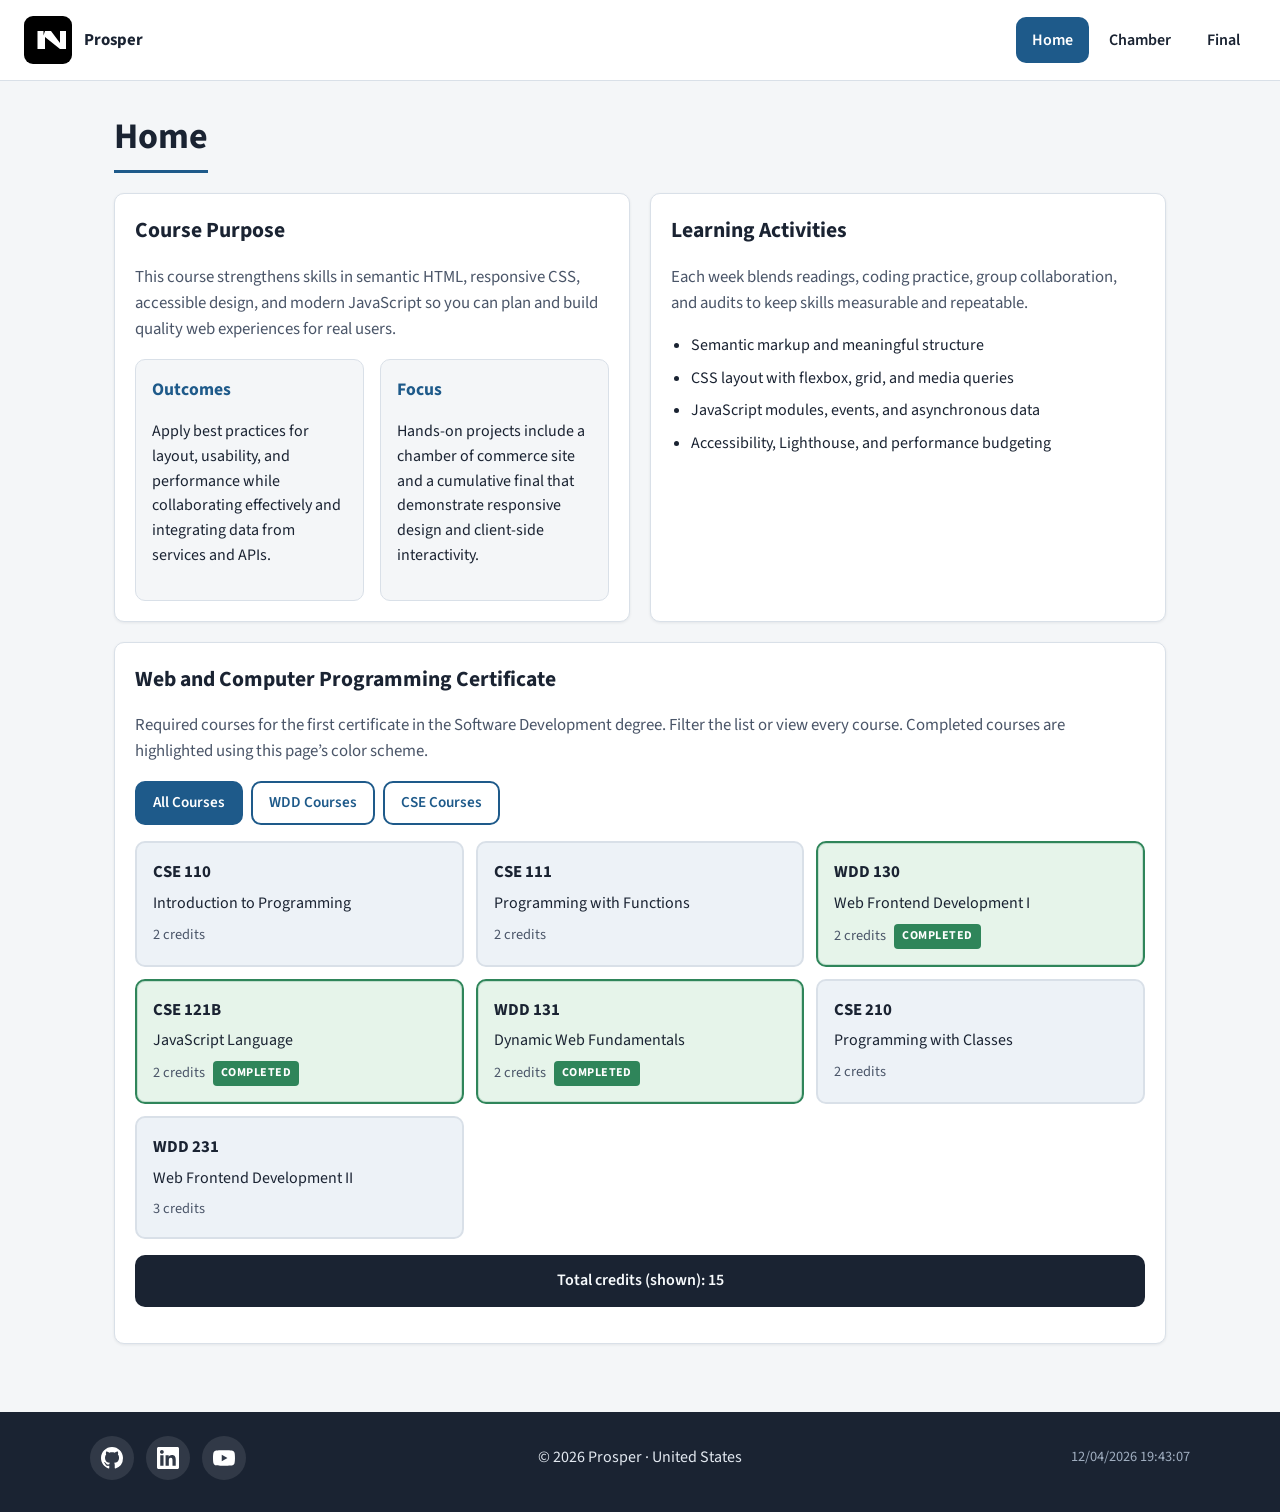
<file: index.html>
<!DOCTYPE html>
<html lang="en-US">
  <head>
    <meta charset="UTF-8" />
    <meta name="viewport" content="width=device-width, initial-scale=1.0" />
    <title>WDD 231 | Course Home</title>
    <meta
      name="description"
      content="WDD 231 Web Frontend Development II course home page: learning outcomes, activities, and Web and Computer Programming certificate courses."
    />
    <meta name="author" content="Prosper" />
    <link rel="icon" href="images/logo.svg" type="image/svg+xml" />
    <link rel="preconnect" href="https://fonts.googleapis.com" />
    <link rel="preconnect" href="https://fonts.gstatic.com" crossorigin />
    <link
      href="https://fonts.googleapis.com/css2?family=Source+Sans+3:ital,wght@0,400;0,600;0,700;1,400&display=swap"
      rel="stylesheet"
    />
    <link rel="stylesheet" href="styles/normalize.css" />
    <link rel="stylesheet" href="styles/small.css" />
    <link rel="stylesheet" href="styles/larger.css" />
    <script src="scripts/navigation.js" defer></script>
    <script src="scripts/date.js" defer></script>
    <script src="scripts/course.js" defer></script>
  </head>
  <body>
    <header class="site-header">
      <div class="branding">
        <img
          class="logo"
          src="images/logo.svg"
          width="48"
          height="48"
          alt="WDD 231 course logo mark"
        />
        <span class="site-name">Prosper</span>
      </div>
      <button
        type="button"
        id="menu"
        aria-controls="primary-nav"
        aria-expanded="false"
        aria-label="Toggle navigation menu"
      >
        <span class="sr-only">Menu</span>
        <span class="icon-bar" aria-hidden="true"></span>
      </button>
      <nav
        id="primary-nav"
        class="site-nav"
        aria-label="Main navigation"
        aria-hidden="true"
      >
        <ul>
          <li class="current"><a href="index.html">Home</a></li>
          <li><a href="chamber/index.html">Chamber</a></li>
          <li><a href="final/index.html">Final</a></li>
        </ul>
      </nav>
    </header>

    <main>
      <h1>Home</h1>

      <div class="top-sections">
        <section class="purpose" aria-labelledby="purpose-heading">
          <h2 id="purpose-heading">Course Purpose</h2>
          <p class="lead">
            This course strengthens skills in semantic HTML, responsive CSS,
            accessible design, and modern JavaScript so you can plan and build
            quality web experiences for real users.
          </p>
          <div class="purpose-grid">
            <article class="purpose-card">
              <h3>Outcomes</h3>
              <p>
                Apply best practices for layout, usability, and performance
                while collaborating effectively and integrating data from
                services and APIs.
              </p>
            </article>
            <article class="purpose-card">
              <h3>Focus</h3>
              <p>
                Hands-on projects include a chamber of commerce site and a
                cumulative final that demonstrate responsive design and
                client-side interactivity.
              </p>
            </article>
          </div>
        </section>

        <section class="activities" aria-labelledby="activities-heading">
          <h2 id="activities-heading">Learning Activities</h2>
          <p class="lead">
            Each week blends readings, coding practice, group collaboration,
            and audits to keep skills measurable and repeatable.
          </p>
          <ul class="activity-list">
            <li>Semantic markup and meaningful structure</li>
            <li>CSS layout with flexbox, grid, and media queries</li>
            <li>JavaScript modules, events, and asynchronous data</li>
            <li>Accessibility, Lighthouse, and performance budgeting</li>
          </ul>
        </section>
      </div>

      <section
        class="certificate"
        aria-labelledby="certificate-heading"
      >
        <h2 id="certificate-heading">
          Web and Computer Programming Certificate
        </h2>
        <p class="lead">
          Required courses for the first certificate in the Software
          Development degree. Filter the list or view every course. Completed
          courses are highlighted using this page’s color scheme.
        </p>
        <div class="course-filters" role="group" aria-label="Course filters">
          <button type="button" class="active" data-filter="all">
            All Courses
          </button>
          <button type="button" data-filter="wdd">WDD Courses</button>
          <button type="button" data-filter="cse">CSE Courses</button>
        </div>
        <ul class="courses-grid" id="courses-list"></ul>
        <p class="credits-total" id="credits-total"></p>
      </section>
    </main>

    <footer class="site-footer">
      <div class="footer-inner">
        <div class="footer-social">
          <a
            href="https://github.com/"
            target="_blank"
            rel="noopener noreferrer"
            aria-label="GitHub profile"
          >
            <svg viewBox="0 0 24 24" aria-hidden="true" focusable="false">
              <path
                d="M12 0C5.37 0 0 5.37 0 12c0 5.31 3.435 9.795 8.205 11.385.6.105.825-.255.825-.57 0-.285-.015-1.23-.015-2.235-3.015.555-3.795-.735-4.035-1.41-.135-.345-.72-1.41-1.23-1.695-.42-.225-1.02-.78-.015-.795.945-.015 1.62.87 1.845 1.23 1.08 1.815 2.805 1.305 3.495.99.105-.78.42-1.305.765-1.605-2.67-.3-5.46-1.335-5.46-5.925 0-1.305.465-2.385 1.23-3.225-.12-.3-.54-1.53.12-3.18 0 0 1.005-.315 3.3 1.23.96-.27 1.98-.405 3-.405s2.04.135 3 .405c2.295-1.56 3.3-1.23 3.3-1.23.66 1.65.24 2.88.12 3.18.765.84 1.23 1.905 1.23 3.225 0 4.605-2.805 5.625-5.475 5.925.435.375.81 1.095.81 2.22 0 1.605-.015 2.895-.015 3.3 0 .315.225.69.825.57A12.02 12.02 0 0024 12c0-6.63-5.37-12-12-12z"
              />
            </svg>
          </a>
          <a
            href="https://www.linkedin.com/"
            target="_blank"
            rel="noopener noreferrer"
            aria-label="LinkedIn profile"
          >
            <svg viewBox="0 0 24 24" aria-hidden="true" focusable="false">
              <path
                d="M20.447 20.452h-3.554v-5.569c0-1.328-.027-3.037-1.852-3.037-1.853 0-2.136 1.445-2.136 2.939v5.667H9.351V9h3.414v1.561h.046c.477-.9 1.637-1.85 3.37-1.85 3.601 0 4.267 2.37 4.267 5.455v6.286zM5.337 7.433c-1.144 0-2.063-.926-2.063-2.065 0-1.138.92-2.063 2.063-2.063 1.14 0 2.064.925 2.063 2.063 0 1.139-.925 2.065-2.063 2.065zm1.782 13.019H3.555V9h3.564v11.452zM22.225 0H1.771C.792 0 0 .774 0 1.729v20.542C0 23.227.792 24 1.771 24h20.451C23.2 24 24 23.227 24 22.271V1.729C24 .774 23.2 0 22.222 0h.003z"
              />
            </svg>
          </a>
          <a
            href="https://www.youtube.com/"
            target="_blank"
            rel="noopener noreferrer"
            aria-label="YouTube channel"
          >
            <svg viewBox="0 0 24 24" aria-hidden="true" focusable="false">
              <path
                d="M23.498 6.186a3.016 3.016 0 0 0-2.122-2.136C19.505 3.545 12 3.545 12 3.545s-7.505 0-9.377.505A3.017 3.017 0 0 0 .502 6.186C0 8.07 0 12 0 12s0 3.93.502 5.814a3.016 3.016 0 0 0 2.122 2.136c1.871.505 9.376.505 9.376.505s7.505 0 9.377-.505a3.015 3.015 0 0 0 2.122-2.136C24 15.93 24 12 24 12s0-3.93-.502-5.814zM9.545 15.568V8.432L15.818 12l-6.273 3.568z"
              />
            </svg>
          </a>
        </div>
        <div class="footer-info">
          <p>
            &copy; <span id="currentyear"></span> Prosper &middot; United
            States
          </p>
        </div>
        <p class="footer-meta" id="lastModified"></p>
      </div>
    </footer>
  </body>
</html>
</file>
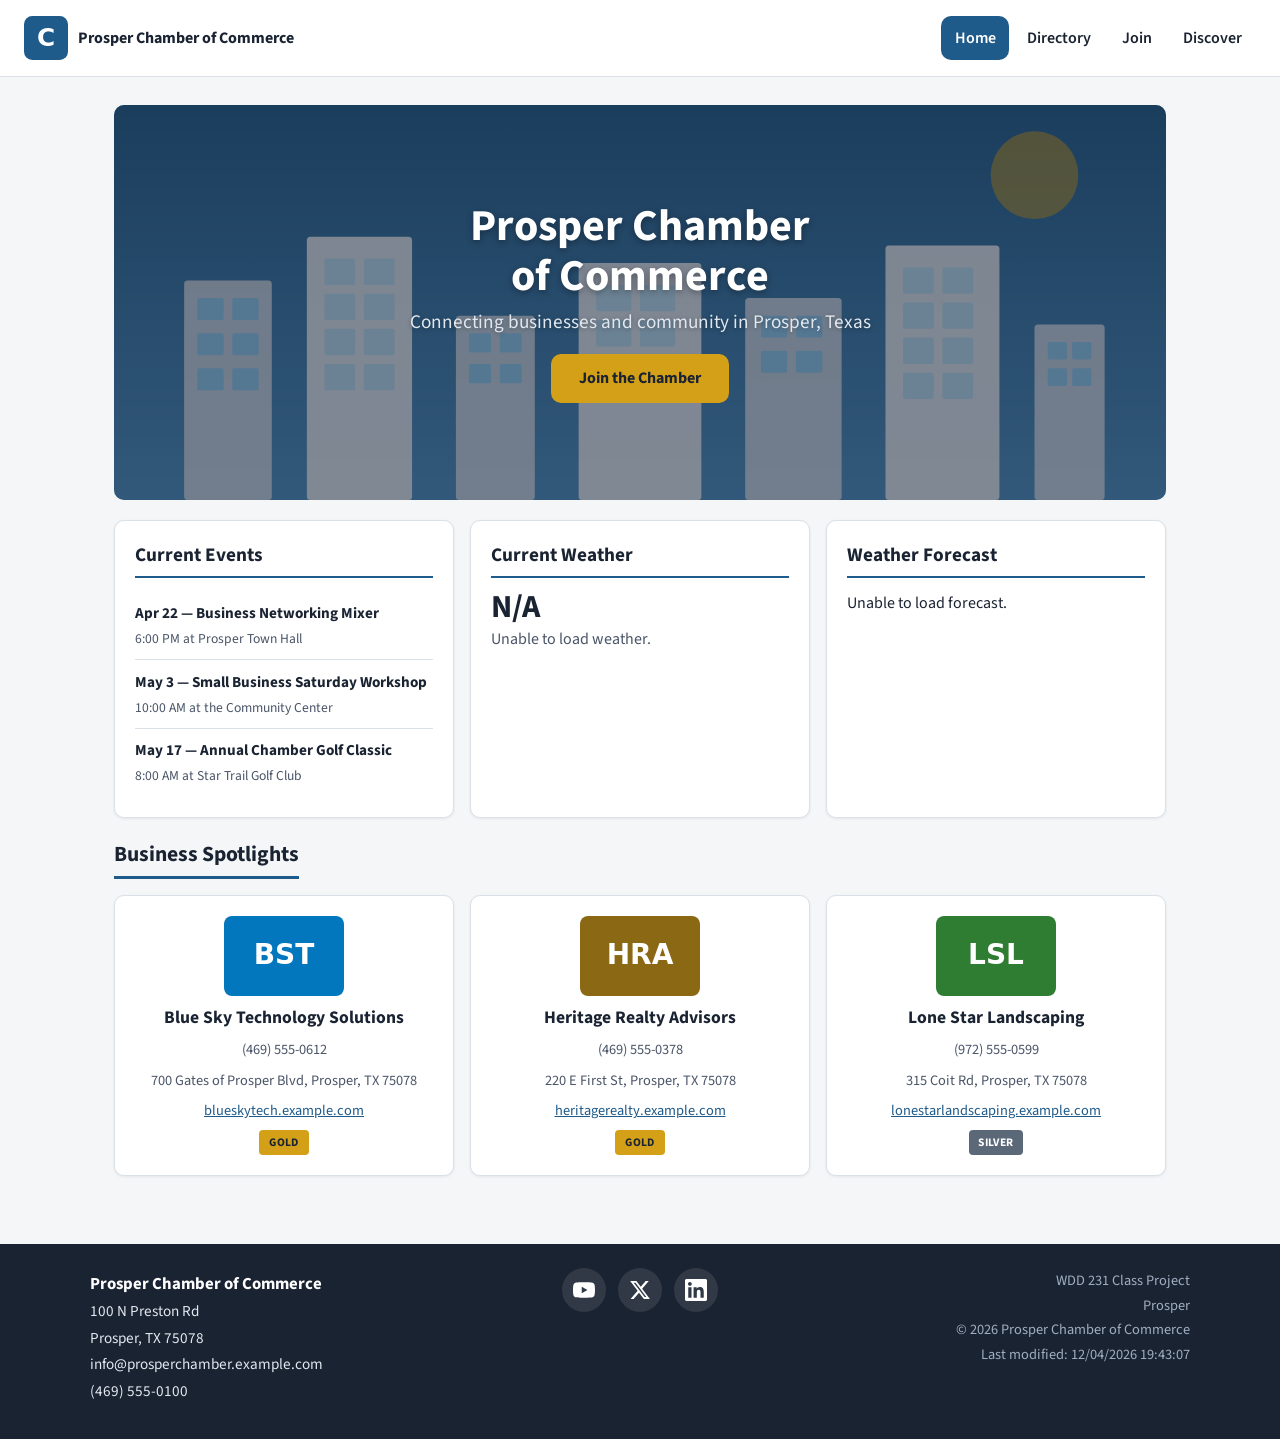
<file: chamber/index.html>
<!DOCTYPE html>
<html lang="en-US">
  <head>
    <meta charset="UTF-8" />
    <meta name="viewport" content="width=device-width, initial-scale=1.0" />
    <title>Prosper Chamber of Commerce</title>
    <meta
      name="description"
      content="Prosper Chamber of Commerce — promoting local businesses, networking, events, and economic growth in Prosper, Texas."
    />
    <meta name="author" content="Prosper" />

    <!-- Facebook Open Graph -->
    <meta property="og:title" content="Prosper Chamber of Commerce" />
    <meta
      property="og:description"
      content="Promoting local businesses, networking, events, and economic growth in Prosper, Texas."
    />
    <meta property="og:image" content="https://prosperhermeon.github.io/wdd231/chamber/images/hero.svg" />
    <meta
      property="og:url"
      content="https://prosperhermeon.github.io/wdd231/chamber/index.html"
    />

    <!-- Favicon -->
    <link rel="icon" href="images/favicon.svg" type="image/svg+xml" />

    <!-- Google Fonts -->
    <link rel="preconnect" href="https://fonts.googleapis.com" />
    <link rel="preconnect" href="https://fonts.gstatic.com" crossorigin />
    <link
      href="https://fonts.googleapis.com/css2?family=Source+Sans+3:ital,wght@0,400;0,600;0,700;1,400&display=swap"
      rel="stylesheet"
    />

    <!-- CSS -->
    <link rel="stylesheet" href="styles/normalize.css" />
    <link rel="stylesheet" href="styles/small.css" />
    <link rel="stylesheet" href="styles/larger.css" />

    <!-- JS -->
    <script src="scripts/navigation.js" defer></script>
    <script src="scripts/weather.js" defer></script>
    <script src="scripts/spotlights.js" defer></script>
    <script src="scripts/date.js" defer></script>
  </head>
  <body>
    <!-- ===== HEADER ===== -->
    <header class="site-header">
      <a href="index.html" class="branding">
        <img
          class="logo"
          src="images/favicon.svg"
          width="44"
          height="44"
          alt="Prosper Chamber of Commerce logo"
        />
        <span class="chamber-name">Prosper Chamber of Commerce</span>
      </a>
      <button
        type="button"
        id="menu"
        aria-controls="primary-nav"
        aria-expanded="false"
        aria-label="Toggle navigation menu"
      >
        <span class="sr-only">Menu</span>
        <span class="bar" aria-hidden="true"></span>
      </button>
      <nav
        id="primary-nav"
        class="site-nav"
        aria-label="Main navigation"
        aria-hidden="true"
      >
        <ul>
          <li class="active"><a href="index.html">Home</a></li>
          <li><a href="directory.html">Directory</a></li>
          <li><a href="join.html">Join</a></li>
          <li><a href="discover.html">Discover</a></li>
        </ul>
      </nav>
    </header>

    <!-- ===== MAIN ===== -->
    <main>
      <!-- Hero -->
      <section class="hero" aria-labelledby="hero-heading">
        <img
          class="hero-img"
          src="images/hero.svg"
          width="1200"
          height="450"
          alt="Prosper, Texas skyline illustration"
        />
        <div class="hero-overlay">
          <h2 id="hero-heading" class="sr-only">Welcome</h2>
          <h1 class="hero-title">Prosper Chamber<br />of Commerce</h1>
          <p class="hero-subtitle">
            Connecting businesses and community in Prosper, Texas
          </p>
          <a href="join.html" class="cta-btn">Join the Chamber</a>
        </div>
      </section>

      <!-- Events + Weather + Forecast row -->
      <div class="home-grid">
        <section class="card events-card" aria-labelledby="events-heading">
          <h2 id="events-heading">Current Events</h2>
          <ul class="events-list">
            <li>
              <strong>Apr 22 — Business Networking Mixer</strong>
              <span>6:00 PM at Prosper Town Hall</span>
            </li>
            <li>
              <strong>May 3 — Small Business Saturday Workshop</strong>
              <span>10:00 AM at the Community Center</span>
            </li>
            <li>
              <strong>May 17 — Annual Chamber Golf Classic</strong>
              <span>8:00 AM at Star Trail Golf Club</span>
            </li>
          </ul>
        </section>

        <section class="card weather-card" aria-labelledby="weather-heading">
          <h2 id="weather-heading">Current Weather</h2>
          <div class="weather-current" id="weather-display">
            <div>
              <p class="temp" id="current-temp">&mdash;</p>
              <p class="desc" id="current-desc">Loading&hellip;</p>
            </div>
          </div>
        </section>

        <section class="card forecast-card" aria-labelledby="forecast-heading">
          <h2 id="forecast-heading">Weather Forecast</h2>
          <div id="forecast">
            <p>Loading&hellip;</p>
          </div>
        </section>
      </div>

      <!-- Spotlights -->
      <section class="spotlights-section" aria-labelledby="spotlight-heading">
        <h2 id="spotlight-heading">Business Spotlights</h2>
        <div id="spotlights" class="spotlights-grid"></div>
      </section>
    </main>

    <!-- ===== FOOTER ===== -->
    <footer class="site-footer">
      <div class="footer-grid">
        <div class="footer-contact">
          <p class="chamber-title">Prosper Chamber of Commerce</p>
          <p>100 N Preston Rd</p>
          <p>Prosper, TX 75078</p>
          <p>info@prosperchamber.example.com</p>
          <p>(469) 555-0100</p>
        </div>

        <div class="footer-social">
          <a
            href="https://www.youtube.com/"
            target="_blank"
            rel="noopener noreferrer"
            aria-label="YouTube channel"
          >
            <svg viewBox="0 0 24 24" aria-hidden="true" focusable="false">
              <path
                d="M23.498 6.186a3.016 3.016 0 0 0-2.122-2.136C19.505 3.545 12 3.545 12 3.545s-7.505 0-9.377.505A3.017 3.017 0 0 0 .502 6.186C0 8.07 0 12 0 12s0 3.93.502 5.814a3.016 3.016 0 0 0 2.122 2.136c1.871.505 9.376.505 9.376.505s7.505 0 9.377-.505a3.015 3.015 0 0 0 2.122-2.136C24 15.93 24 12 24 12s0-3.93-.502-5.814zM9.545 15.568V8.432L15.818 12l-6.273 3.568z"
              />
            </svg>
          </a>
          <a
            href="https://x.com/"
            target="_blank"
            rel="noopener noreferrer"
            aria-label="X (Twitter) profile"
          >
            <svg viewBox="0 0 24 24" aria-hidden="true" focusable="false">
              <path
                d="M18.244 2.25h3.308l-7.227 8.26 8.502 11.24H16.17l-5.214-6.817L4.99 21.75H1.68l7.73-8.835L1.254 2.25H8.08l4.713 6.231zm-1.161 17.52h1.833L7.084 4.126H5.117z"
              />
            </svg>
          </a>
          <a
            href="https://www.linkedin.com/"
            target="_blank"
            rel="noopener noreferrer"
            aria-label="LinkedIn page"
          >
            <svg viewBox="0 0 24 24" aria-hidden="true" focusable="false">
              <path
                d="M20.447 20.452h-3.554v-5.569c0-1.328-.027-3.037-1.852-3.037-1.853 0-2.136 1.445-2.136 2.939v5.667H9.351V9h3.414v1.561h.046c.477-.9 1.637-1.85 3.37-1.85 3.601 0 4.267 2.37 4.267 5.455v6.286zM5.337 7.433c-1.144 0-2.063-.926-2.063-2.065 0-1.138.92-2.063 2.063-2.063 1.14 0 2.064.925 2.063 2.063 0 1.139-.925 2.065-2.063 2.065zm1.782 13.019H3.555V9h3.564v11.452zM22.225 0H1.771C.792 0 0 .774 0 1.729v20.542C0 23.227.792 24 1.771 24h20.451C23.2 24 24 23.227 24 22.271V1.729C24 .774 23.2 0 22.222 0h.003z"
              />
            </svg>
          </a>
        </div>

        <div class="footer-meta">
          <p>WDD 231 Class Project</p>
          <p>Prosper</p>
          <p>&copy; <span id="currentyear"></span> Prosper Chamber of Commerce</p>
          <p id="lastModified"></p>
        </div>
      </div>
    </footer>
  </body>
</html>
</file>
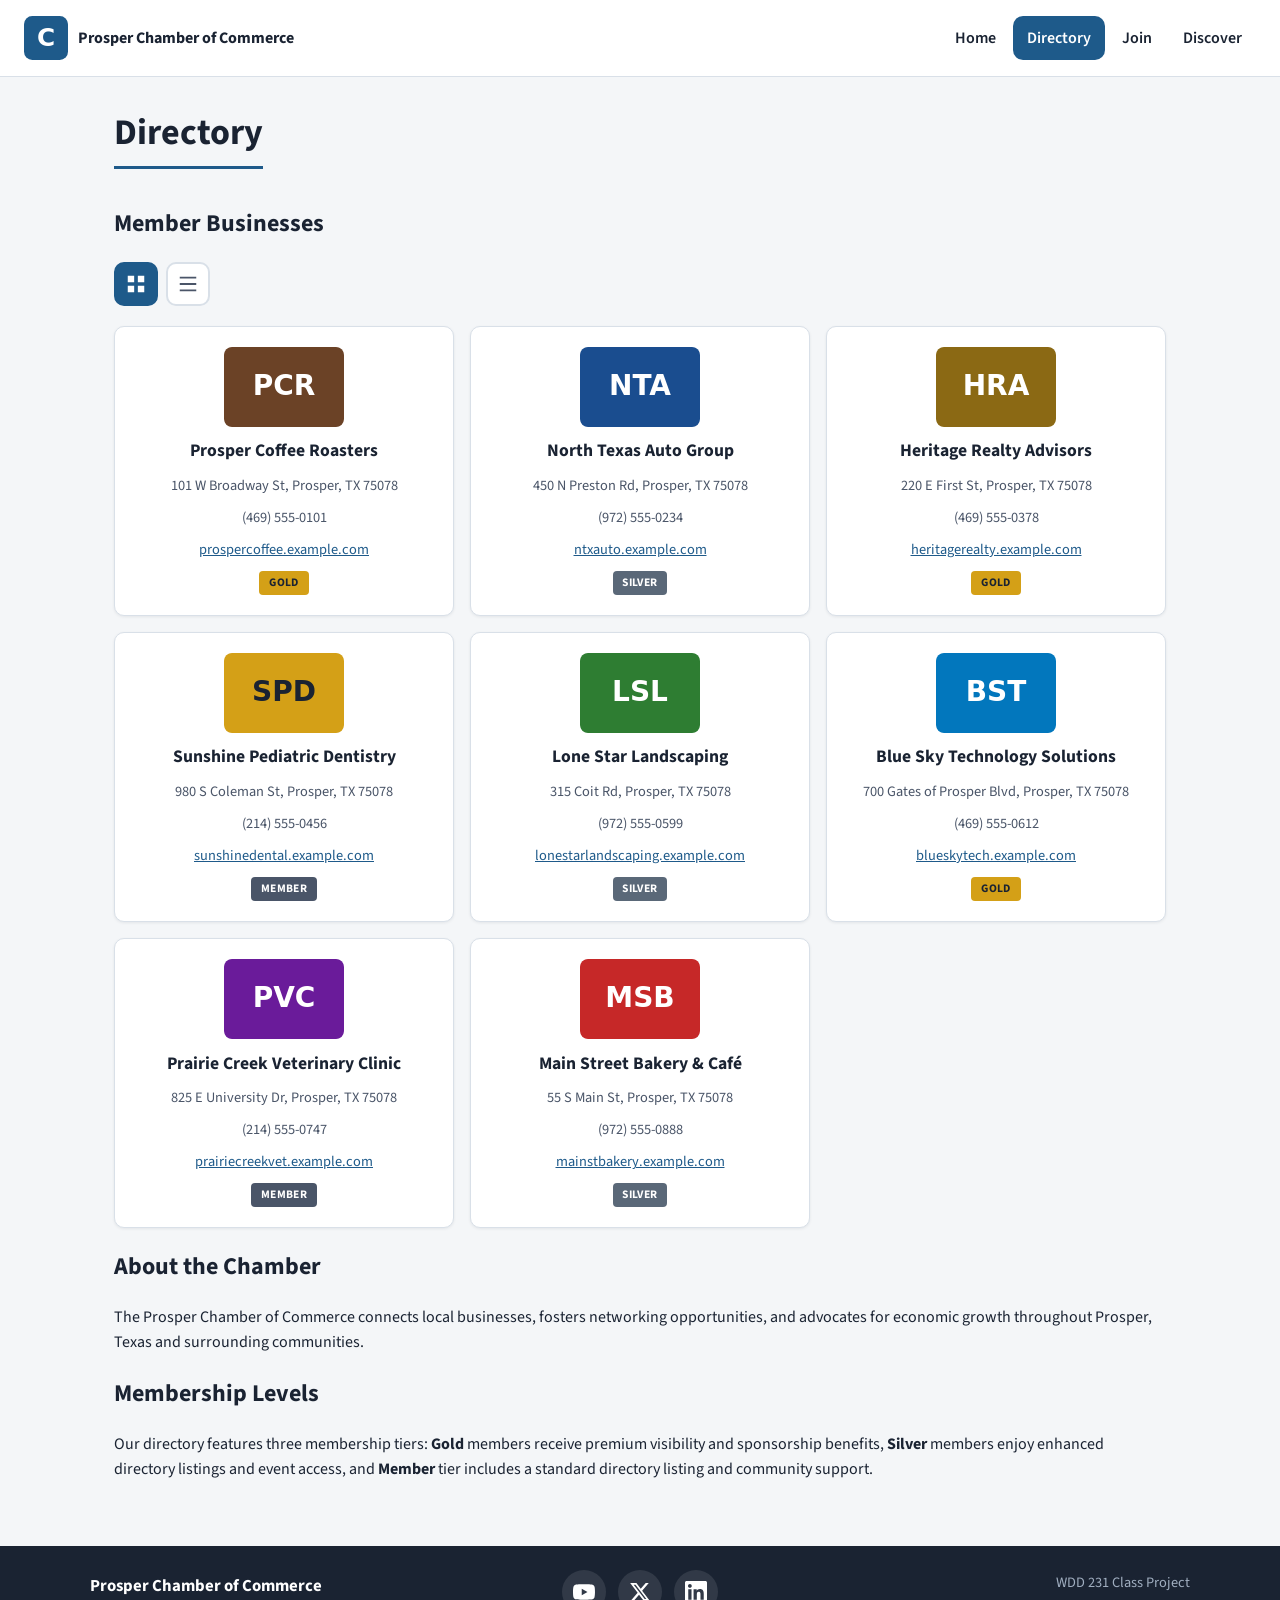
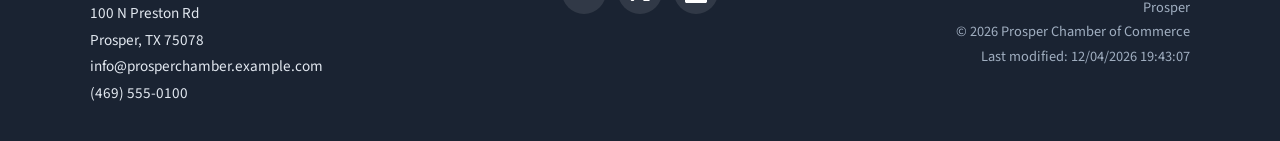
<file: chamber/directory.html>
<!DOCTYPE html>
<html lang="en-US">
  <head>
    <meta charset="UTF-8" />
    <meta name="viewport" content="width=device-width, initial-scale=1.0" />
    <title>Directory | Prosper Chamber of Commerce</title>
    <meta
      name="description"
      content="Browse the Prosper Chamber of Commerce business directory. Find local member businesses, services, and organizations in Prosper, Texas."
    />
    <meta name="author" content="Prosper" />

    <!-- Facebook Open Graph -->
    <meta
      property="og:title"
      content="Directory | Prosper Chamber of Commerce"
    />
    <meta
      property="og:description"
      content="Browse the Prosper Chamber of Commerce business directory. Find local member businesses, services, and organizations in Prosper, Texas."
    />
    <meta property="og:image" content="https://prosperhermeon.github.io/wdd231/chamber/images/og-directory.svg" />
    <meta
      property="og:url"
      content="https://prosperhermeon.github.io/wdd231/chamber/directory.html"
    />

    <!-- Favicon -->
    <link rel="icon" href="images/favicon.svg" type="image/svg+xml" />

    <!-- Google Fonts -->
    <link rel="preconnect" href="https://fonts.googleapis.com" />
    <link rel="preconnect" href="https://fonts.gstatic.com" crossorigin />
    <link
      href="https://fonts.googleapis.com/css2?family=Source+Sans+3:ital,wght@0,400;0,600;0,700;1,400&display=swap"
      rel="stylesheet"
    />

    <!-- CSS: normalize → small (mobile-first) → larger (media query) -->
    <link rel="stylesheet" href="styles/normalize.css" />
    <link rel="stylesheet" href="styles/small.css" />
    <link rel="stylesheet" href="styles/larger.css" />

    <!-- JS -->
    <script src="scripts/navigation.js" defer></script>
    <script src="scripts/directory.js" defer></script>
    <script src="scripts/date.js" defer></script>
  </head>
  <body>
    <!-- ===== HEADER ===== -->
    <header class="site-header">
      <a href="index.html" class="branding">
        <img
          class="logo"
          src="images/favicon.svg"
          width="44"
          height="44"
          alt="Prosper Chamber of Commerce logo"
        />
        <span class="chamber-name">Prosper Chamber of Commerce</span>
      </a>
      <button
        type="button"
        id="menu"
        aria-controls="primary-nav"
        aria-expanded="false"
        aria-label="Toggle navigation menu"
      >
        <span class="sr-only">Menu</span>
        <span class="bar" aria-hidden="true"></span>
      </button>
      <nav
        id="primary-nav"
        class="site-nav"
        aria-label="Main navigation"
        aria-hidden="true"
      >
        <ul>
          <li><a href="index.html">Home</a></li>
          <li class="active"><a href="directory.html">Directory</a></li>
          <li><a href="join.html">Join</a></li>
          <li><a href="discover.html">Discover</a></li>
        </ul>
      </nav>
    </header>

    <!-- ===== MAIN ===== -->
    <main>
      <h1 class="page-title">Directory</h1>

      <section aria-labelledby="member-heading">
        <h2 id="member-heading">Member Businesses</h2>

        <div class="directory-controls">
          <button
            type="button"
            class="toggle-btn active"
            id="grid-btn"
            aria-label="Grid view"
            title="Grid view"
          >
            <svg viewBox="0 0 24 24" aria-hidden="true" focusable="false">
              <path
                d="M3 3h7v7H3zm11 0h7v7h-7zM3 14h7v7H3zm11 0h7v7h-7z"
              />
            </svg>
          </button>
          <button
            type="button"
            class="toggle-btn"
            id="list-btn"
            aria-label="List view"
            title="List view"
          >
            <svg viewBox="0 0 24 24" aria-hidden="true" focusable="false">
              <path
                d="M3 4h18v2H3zm0 7h18v2H3zm0 7h18v2H3z"
              />
            </svg>
          </button>
        </div>

        <ul id="directory"></ul>
      </section>

      <section aria-labelledby="about-heading">
        <h2 id="about-heading">About the Chamber</h2>
        <p>
          The Prosper Chamber of Commerce connects local businesses, fosters
          networking opportunities, and advocates for economic growth
          throughout Prosper, Texas and surrounding communities.
        </p>
      </section>

      <section aria-labelledby="membership-heading">
        <h2 id="membership-heading">Membership Levels</h2>
        <p>
          Our directory features three membership tiers:
          <strong>Gold</strong> members receive premium visibility and
          sponsorship benefits, <strong>Silver</strong> members enjoy
          enhanced directory listings and event access, and
          <strong>Member</strong> tier includes a standard directory listing
          and community support.
        </p>
      </section>
    </main>

    <!-- ===== FOOTER ===== -->
    <footer class="site-footer">
      <div class="footer-grid">
        <div class="footer-contact">
          <p class="chamber-title">Prosper Chamber of Commerce</p>
          <p>100 N Preston Rd</p>
          <p>Prosper, TX 75078</p>
          <p>info@prosperchamber.example.com</p>
          <p>(469) 555-0100</p>
        </div>

        <div class="footer-social">
          <!-- YouTube -->
          <a
            href="https://www.youtube.com/"
            target="_blank"
            rel="noopener noreferrer"
            aria-label="YouTube channel"
          >
            <svg viewBox="0 0 24 24" aria-hidden="true" focusable="false">
              <path
                d="M23.498 6.186a3.016 3.016 0 0 0-2.122-2.136C19.505 3.545 12 3.545 12 3.545s-7.505 0-9.377.505A3.017 3.017 0 0 0 .502 6.186C0 8.07 0 12 0 12s0 3.93.502 5.814a3.016 3.016 0 0 0 2.122 2.136c1.871.505 9.376.505 9.376.505s7.505 0 9.377-.505a3.015 3.015 0 0 0 2.122-2.136C24 15.93 24 12 24 12s0-3.93-.502-5.814zM9.545 15.568V8.432L15.818 12l-6.273 3.568z"
              />
            </svg>
          </a>
          <!-- X / Twitter -->
          <a
            href="https://x.com/"
            target="_blank"
            rel="noopener noreferrer"
            aria-label="X (Twitter) profile"
          >
            <svg viewBox="0 0 24 24" aria-hidden="true" focusable="false">
              <path
                d="M18.244 2.25h3.308l-7.227 8.26 8.502 11.24H16.17l-5.214-6.817L4.99 21.75H1.68l7.73-8.835L1.254 2.25H8.08l4.713 6.231zm-1.161 17.52h1.833L7.084 4.126H5.117z"
              />
            </svg>
          </a>
          <!-- LinkedIn -->
          <a
            href="https://www.linkedin.com/"
            target="_blank"
            rel="noopener noreferrer"
            aria-label="LinkedIn page"
          >
            <svg viewBox="0 0 24 24" aria-hidden="true" focusable="false">
              <path
                d="M20.447 20.452h-3.554v-5.569c0-1.328-.027-3.037-1.852-3.037-1.853 0-2.136 1.445-2.136 2.939v5.667H9.351V9h3.414v1.561h.046c.477-.9 1.637-1.85 3.37-1.85 3.601 0 4.267 2.37 4.267 5.455v6.286zM5.337 7.433c-1.144 0-2.063-.926-2.063-2.065 0-1.138.92-2.063 2.063-2.063 1.14 0 2.064.925 2.063 2.063 0 1.139-.925 2.065-2.063 2.065zm1.782 13.019H3.555V9h3.564v11.452zM22.225 0H1.771C.792 0 0 .774 0 1.729v20.542C0 23.227.792 24 1.771 24h20.451C23.2 24 24 23.227 24 22.271V1.729C24 .774 23.2 0 22.222 0h.003z"
              />
            </svg>
          </a>
        </div>

        <div class="footer-meta">
          <p>WDD 231 Class Project</p>
          <p>Prosper</p>
          <p>&copy; <span id="currentyear"></span> Prosper Chamber of Commerce</p>
          <p id="lastModified"></p>
        </div>
      </div>
    </footer>
  </body>
</html>
</file>
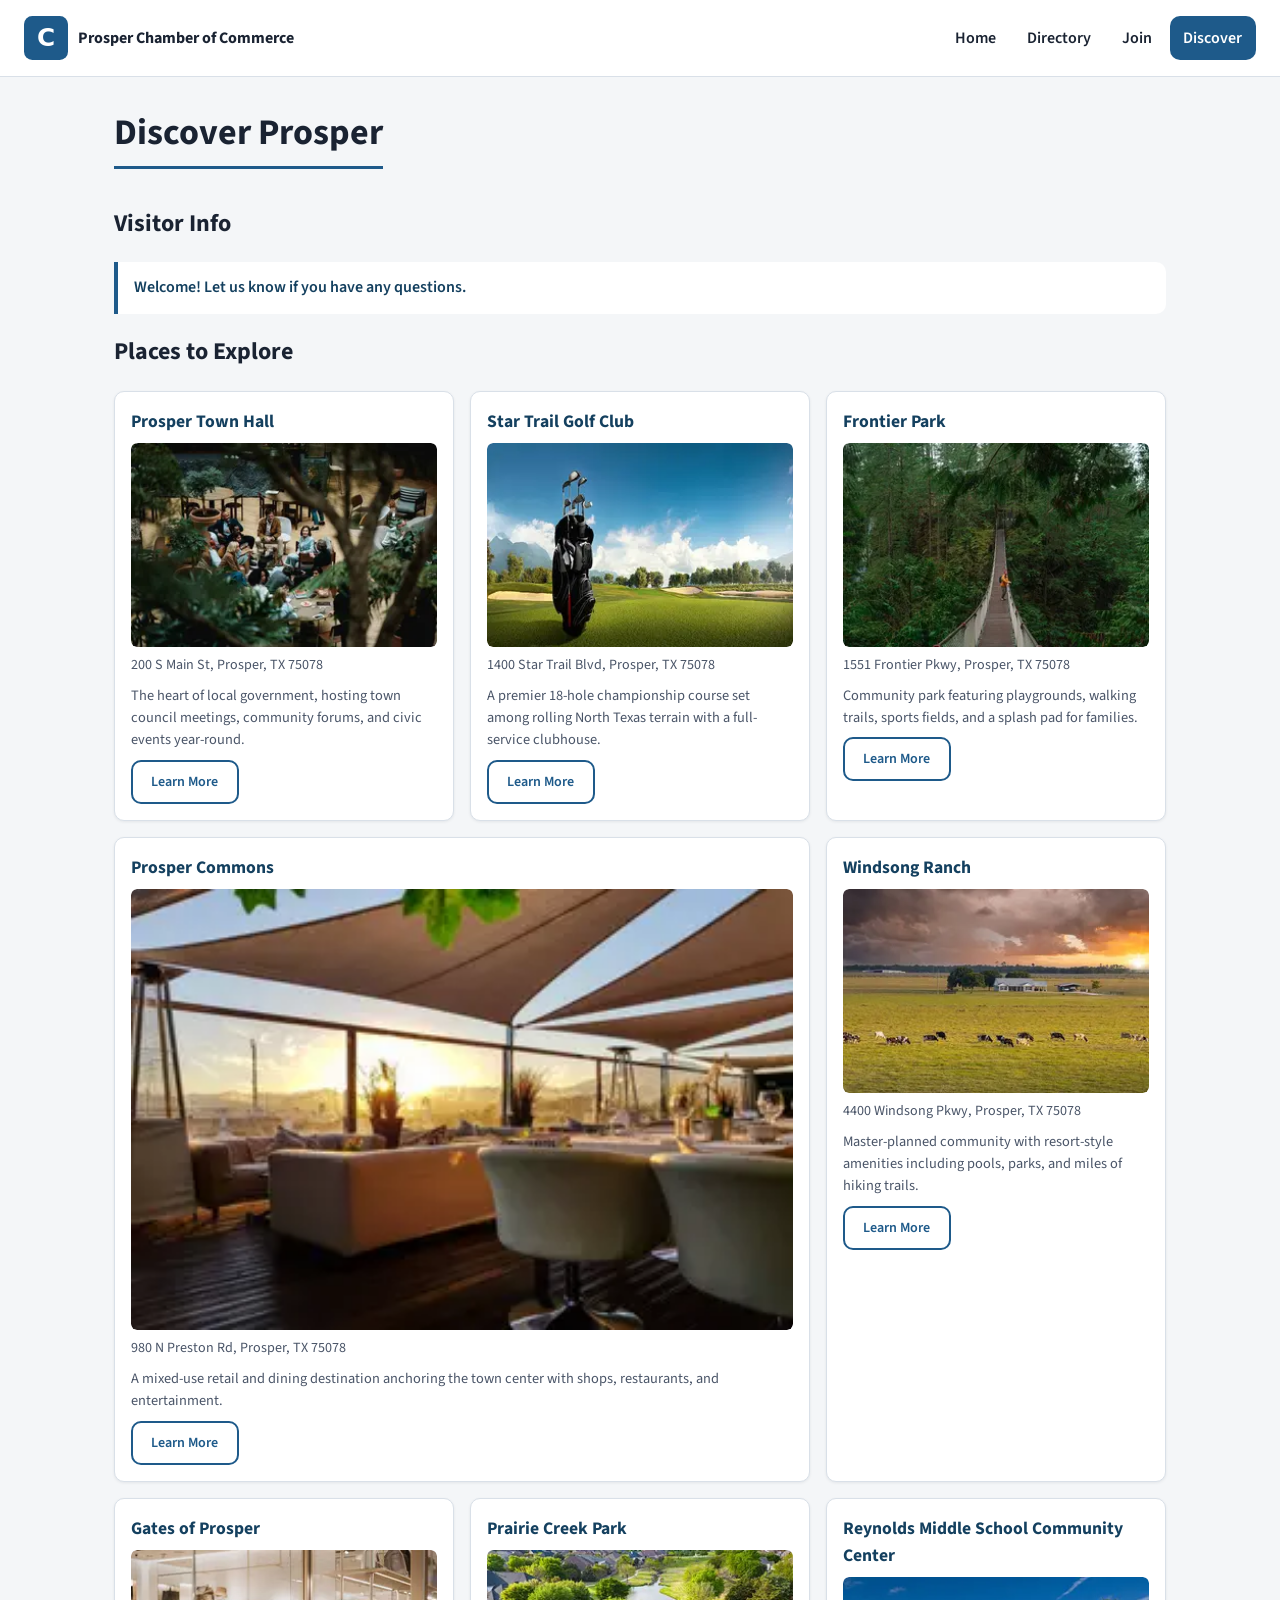
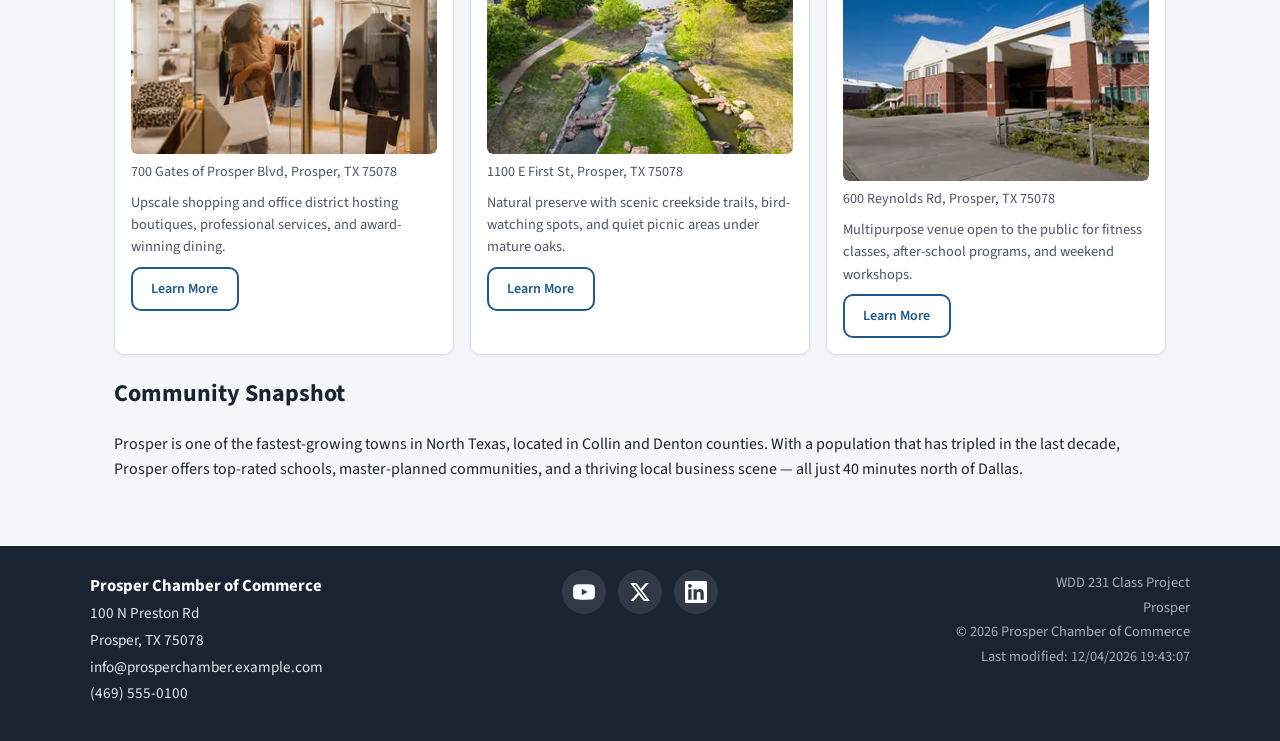
<file: chamber/discover.html>
<!DOCTYPE html>
<html lang="en-US">
  <head>
    <meta charset="UTF-8" />
    <meta name="viewport" content="width=device-width, initial-scale=1.0" />
    <title>Discover | Prosper Chamber of Commerce</title>
    <meta
      name="description"
      content="Discover Prosper, Texas — explore local landmarks, parks, dining, and community attractions."
    />
    <meta name="author" content="Prosper" />

    <meta property="og:title" content="Discover | Prosper Chamber of Commerce" />
    <meta
      property="og:description"
      content="Discover Prosper, Texas — explore local landmarks, parks, dining, and community attractions."
    />
    <meta property="og:image" content="https://prosperhermeon.github.io/wdd231/chamber/images/hero.svg" />
    <meta
      property="og:url"
      content="https://prosperhermeon.github.io/wdd231/chamber/discover.html"
    />

    <link rel="icon" href="images/favicon.svg" type="image/svg+xml" />
    <link rel="preconnect" href="https://fonts.googleapis.com" />
    <link rel="preconnect" href="https://fonts.gstatic.com" crossorigin />
    <link
      href="https://fonts.googleapis.com/css2?family=Source+Sans+3:ital,wght@0,400;0,600;0,700;1,400&display=swap"
      rel="stylesheet"
    />
    <link rel="stylesheet" href="styles/normalize.css" />
    <link rel="stylesheet" href="styles/small.css" />
    <link rel="stylesheet" href="styles/larger.css" />
    <script src="scripts/navigation.js" defer></script>
    <script src="scripts/discover.js" type="module"></script>
    <script src="scripts/date.js" defer></script>
  </head>
  <body>
    <header class="site-header">
      <a href="index.html" class="branding">
        <img
          class="logo"
          src="images/favicon.svg"
          width="44"
          height="44"
          alt="Prosper Chamber of Commerce logo"
        />
        <span class="chamber-name">Prosper Chamber of Commerce</span>
      </a>
      <button
        type="button"
        id="menu"
        aria-controls="primary-nav"
        aria-expanded="false"
        aria-label="Toggle navigation menu"
      >
        <span class="sr-only">Menu</span>
        <span class="bar" aria-hidden="true"></span>
      </button>
      <nav
        id="primary-nav"
        class="site-nav"
        aria-label="Main navigation"
        aria-hidden="true"
      >
        <ul>
          <li><a href="index.html">Home</a></li>
          <li><a href="directory.html">Directory</a></li>
          <li><a href="join.html">Join</a></li>
          <li class="active"><a href="discover.html">Discover</a></li>
        </ul>
      </nav>
    </header>

    <main>
      <h1 class="page-title">Discover Prosper</h1>

      <section aria-labelledby="visit-heading">
        <h2 id="visit-heading">Visitor Info</h2>
        <p id="visit-message">Loading&hellip;</p>
      </section>

      <section aria-labelledby="gallery-heading">
        <h2 id="gallery-heading">Places to Explore</h2>
        <div id="discover-gallery" class="discover-grid"></div>
      </section>

      <section aria-labelledby="demo-heading">
        <h2 id="demo-heading">Community Snapshot</h2>
        <p>
          Prosper is one of the fastest-growing towns in North Texas, located
          in Collin and Denton counties. With a population that has tripled in
          the last decade, Prosper offers top-rated schools, master-planned
          communities, and a thriving local business scene — all just 40
          minutes north of Dallas.
        </p>
      </section>
    </main>

    <footer class="site-footer">
      <div class="footer-grid">
        <div class="footer-contact">
          <p class="chamber-title">Prosper Chamber of Commerce</p>
          <p>100 N Preston Rd</p>
          <p>Prosper, TX 75078</p>
          <p>info@prosperchamber.example.com</p>
          <p>(469) 555-0100</p>
        </div>
        <div class="footer-social">
          <a href="https://www.youtube.com/" target="_blank" rel="noopener noreferrer" aria-label="YouTube channel">
            <svg viewBox="0 0 24 24" aria-hidden="true" focusable="false"><path d="M23.498 6.186a3.016 3.016 0 0 0-2.122-2.136C19.505 3.545 12 3.545 12 3.545s-7.505 0-9.377.505A3.017 3.017 0 0 0 .502 6.186C0 8.07 0 12 0 12s0 3.93.502 5.814a3.016 3.016 0 0 0 2.122 2.136c1.871.505 9.376.505 9.376.505s7.505 0 9.377-.505a3.015 3.015 0 0 0 2.122-2.136C24 15.93 24 12 24 12s0-3.93-.502-5.814zM9.545 15.568V8.432L15.818 12l-6.273 3.568z"/></svg>
          </a>
          <a href="https://x.com/" target="_blank" rel="noopener noreferrer" aria-label="X (Twitter) profile">
            <svg viewBox="0 0 24 24" aria-hidden="true" focusable="false"><path d="M18.244 2.25h3.308l-7.227 8.26 8.502 11.24H16.17l-5.214-6.817L4.99 21.75H1.68l7.73-8.835L1.254 2.25H8.08l4.713 6.231zm-1.161 17.52h1.833L7.084 4.126H5.117z"/></svg>
          </a>
          <a href="https://www.linkedin.com/" target="_blank" rel="noopener noreferrer" aria-label="LinkedIn page">
            <svg viewBox="0 0 24 24" aria-hidden="true" focusable="false"><path d="M20.447 20.452h-3.554v-5.569c0-1.328-.027-3.037-1.852-3.037-1.853 0-2.136 1.445-2.136 2.939v5.667H9.351V9h3.414v1.561h.046c.477-.9 1.637-1.85 3.37-1.85 3.601 0 4.267 2.37 4.267 5.455v6.286zM5.337 7.433c-1.144 0-2.063-.926-2.063-2.065 0-1.138.92-2.063 2.063-2.063 1.14 0 2.064.925 2.063 2.063 0 1.139-.925 2.065-2.063 2.065zm1.782 13.019H3.555V9h3.564v11.452zM22.225 0H1.771C.792 0 0 .774 0 1.729v20.542C0 23.227.792 24 1.771 24h20.451C23.2 24 24 23.227 24 22.271V1.729C24 .774 23.2 0 22.222 0h.003z"/></svg>
          </a>
        </div>
        <div class="footer-meta">
          <p>WDD 231 Class Project</p>
          <p>Prosper</p>
          <p>&copy; <span id="currentyear"></span> Prosper Chamber of Commerce</p>
          <p id="lastModified"></p>
        </div>
      </div>
    </footer>
  </body>
</html>
</file>
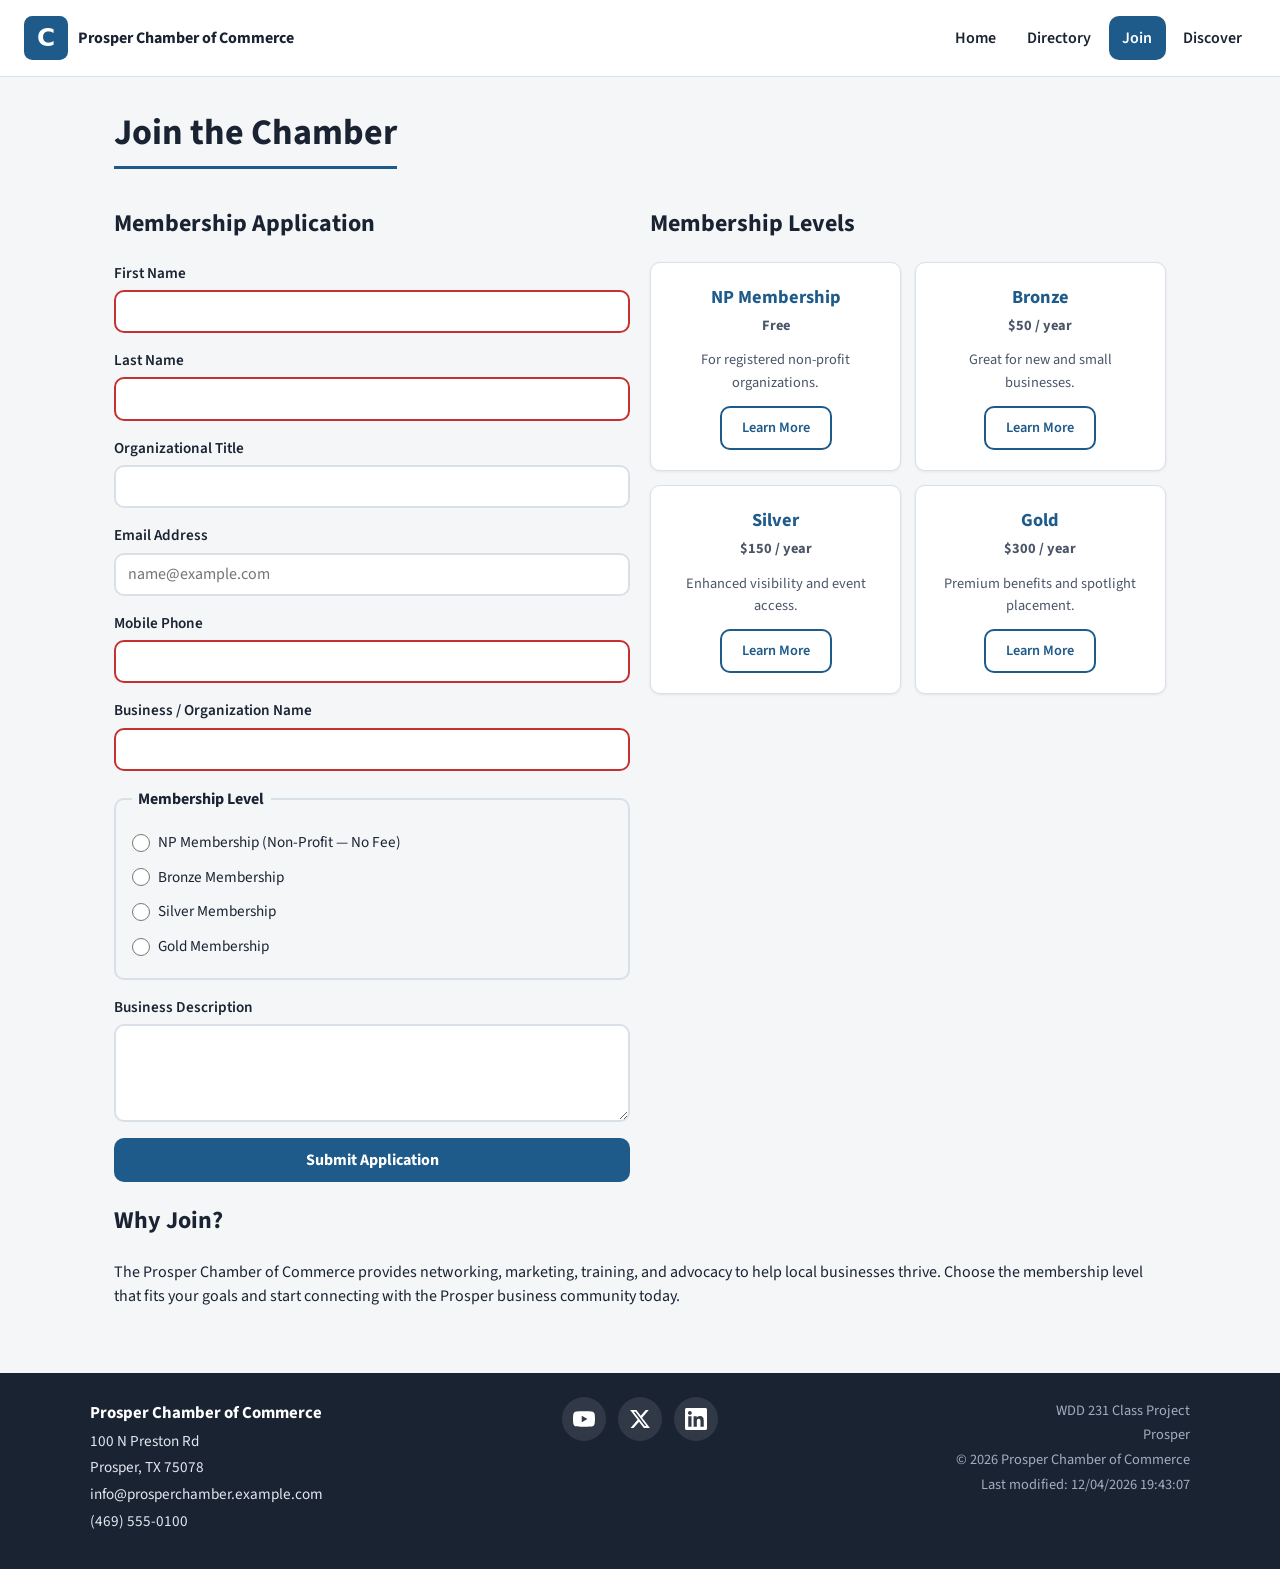
<file: chamber/join.html>
<!DOCTYPE html>
<html lang="en-US">
  <head>
    <meta charset="UTF-8" />
    <meta name="viewport" content="width=device-width, initial-scale=1.0" />
    <title>Join | Prosper Chamber of Commerce</title>
    <meta
      name="description"
      content="Apply to join the Prosper Chamber of Commerce. Choose from NP, Bronze, Silver, or Gold membership levels."
    />
    <meta name="author" content="Prosper" />

    <meta property="og:title" content="Join | Prosper Chamber of Commerce" />
    <meta
      property="og:description"
      content="Apply to join the Prosper Chamber of Commerce. Choose from NP, Bronze, Silver, or Gold membership levels."
    />
    <meta property="og:image" content="https://prosperhermeon.github.io/wdd231/chamber/images/hero.svg" />
    <meta
      property="og:url"
      content="https://prosperhermeon.github.io/wdd231/chamber/join.html"
    />

    <link rel="icon" href="images/favicon.svg" type="image/svg+xml" />
    <link rel="preconnect" href="https://fonts.googleapis.com" />
    <link rel="preconnect" href="https://fonts.gstatic.com" crossorigin />
    <link
      href="https://fonts.googleapis.com/css2?family=Source+Sans+3:ital,wght@0,400;0,600;0,700;1,400&display=swap"
      rel="stylesheet"
    />
    <link rel="stylesheet" href="styles/normalize.css" />
    <link rel="stylesheet" href="styles/small.css" />
    <link rel="stylesheet" href="styles/larger.css" />
    <script src="scripts/navigation.js" defer></script>
    <script src="scripts/join.js" defer></script>
    <script src="scripts/date.js" defer></script>
  </head>
  <body>
    <header class="site-header">
      <a href="index.html" class="branding">
        <img
          class="logo"
          src="images/favicon.svg"
          width="44"
          height="44"
          alt="Prosper Chamber of Commerce logo"
        />
        <span class="chamber-name">Prosper Chamber of Commerce</span>
      </a>
      <button
        type="button"
        id="menu"
        aria-controls="primary-nav"
        aria-expanded="false"
        aria-label="Toggle navigation menu"
      >
        <span class="sr-only">Menu</span>
        <span class="bar" aria-hidden="true"></span>
      </button>
      <nav
        id="primary-nav"
        class="site-nav"
        aria-label="Main navigation"
        aria-hidden="true"
      >
        <ul>
          <li><a href="index.html">Home</a></li>
          <li><a href="directory.html">Directory</a></li>
          <li class="active"><a href="join.html">Join</a></li>
          <li><a href="discover.html">Discover</a></li>
        </ul>
      </nav>
    </header>

    <main>
      <h1 class="page-title">Join the Chamber</h1>

      <div class="join-layout">
        <!-- APPLICATION FORM -->
        <section aria-labelledby="form-heading">
          <h2 id="form-heading">Membership Application</h2>

          <form method="get" action="thankyou.html">
            <label for="first-name">First Name
              <input
                type="text"
                id="first-name"
                name="first-name"
                title="Enter your first name"
                autocomplete="given-name"
                required
              />
            </label>

            <label for="last-name">Last Name
              <input
                type="text"
                id="last-name"
                name="last-name"
                title="Enter your last name"
                autocomplete="family-name"
                required
              />
            </label>

            <label for="org-title">Organizational Title
              <input
                type="text"
                id="org-title"
                name="org-title"
                title="Position title — letters, hyphens, and spaces only, at least 7 characters"
                autocomplete="organization-title"
                pattern="[a-zA-Z\- ]{7,}"
              />
            </label>

            <label for="email">Email Address
              <input
                type="email"
                id="email"
                name="email"
                title="Enter a valid email address"
                autocomplete="email"
                placeholder="name@example.com"
                required
              />
            </label>

            <label for="phone">Mobile Phone
              <input
                type="tel"
                id="phone"
                name="phone"
                title="Enter your mobile phone number"
                autocomplete="tel"
                required
              />
            </label>

            <label for="organization">Business / Organization Name
              <input
                type="text"
                id="organization"
                name="organization"
                title="Enter the name of your business or organization"
                autocomplete="organization"
                required
              />
            </label>

            <fieldset>
              <legend>Membership Level</legend>
              <label for="level-np">
                <input type="radio" id="level-np" name="membership" value="np" required />
                NP Membership (Non-Profit — No Fee)
              </label>
              <label for="level-bronze">
                <input type="radio" id="level-bronze" name="membership" value="bronze" />
                Bronze Membership
              </label>
              <label for="level-silver">
                <input type="radio" id="level-silver" name="membership" value="silver" />
                Silver Membership
              </label>
              <label for="level-gold">
                <input type="radio" id="level-gold" name="membership" value="gold" />
                Gold Membership
              </label>
            </fieldset>

            <label for="description">Business Description
              <textarea
                id="description"
                name="description"
                title="Briefly describe your business or organization"
                rows="4"
              ></textarea>
            </label>

            <input type="hidden" id="timestamp" name="timestamp" />

            <button type="submit">Submit Application</button>
          </form>
        </section>

        <!-- MEMBERSHIP CARDS -->
        <section aria-labelledby="levels-heading">
          <h2 id="levels-heading">Membership Levels</h2>

          <div class="level-cards">
            <div class="level-card animate-in delay-1">
              <h3>NP Membership</h3>
              <p class="level-price">Free</p>
              <p>For registered non-profit organizations.</p>
              <button type="button" class="level-info-btn" data-modal="modal-np">Learn More</button>
            </div>
            <div class="level-card animate-in delay-2">
              <h3>Bronze</h3>
              <p class="level-price">$50 / year</p>
              <p>Great for new and small businesses.</p>
              <button type="button" class="level-info-btn" data-modal="modal-bronze">Learn More</button>
            </div>
            <div class="level-card animate-in delay-3">
              <h3>Silver</h3>
              <p class="level-price">$150 / year</p>
              <p>Enhanced visibility and event access.</p>
              <button type="button" class="level-info-btn" data-modal="modal-silver">Learn More</button>
            </div>
            <div class="level-card animate-in delay-4">
              <h3>Gold</h3>
              <p class="level-price">$300 / year</p>
              <p>Premium benefits and spotlight placement.</p>
              <button type="button" class="level-info-btn" data-modal="modal-gold">Learn More</button>
            </div>
          </div>
        </section>
      </div>

      <!-- Keep audit happy: third section -->
      <section aria-labelledby="why-heading">
        <h2 id="why-heading">Why Join?</h2>
        <p>
          The Prosper Chamber of Commerce provides networking, marketing,
          training, and advocacy to help local businesses thrive. Choose the
          membership level that fits your goals and start connecting with the
          Prosper business community today.
        </p>
      </section>

      <!-- MODALS -->
      <dialog id="modal-np">
        <h2>NP Membership Benefits</h2>
        <ul>
          <li>Standard directory listing</li>
          <li>Access to community networking events</li>
          <li>Monthly newsletter subscription</li>
          <li>Eligible for community service awards</li>
        </ul>
        <button type="button" class="modal-close" autofocus>Close</button>
      </dialog>

      <dialog id="modal-bronze">
        <h2>Bronze Membership Benefits</h2>
        <ul>
          <li>Everything in NP, plus:</li>
          <li>Enhanced directory listing with logo</li>
          <li>Invitations to quarterly luncheons</li>
          <li>10% discount on event booth registration</li>
          <li>Social media mention upon joining</li>
        </ul>
        <button type="button" class="modal-close" autofocus>Close</button>
      </dialog>

      <dialog id="modal-silver">
        <h2>Silver Membership Benefits</h2>
        <ul>
          <li>Everything in Bronze, plus:</li>
          <li>Featured directory listing</li>
          <li>2 free training workshop seats per year</li>
          <li>25% discount on advertising packages</li>
          <li>Eligible for home-page business spotlight</li>
          <li>Priority event registration</li>
        </ul>
        <button type="button" class="modal-close" autofocus>Close</button>
      </dialog>

      <dialog id="modal-gold">
        <h2>Gold Membership Benefits</h2>
        <ul>
          <li>Everything in Silver, plus:</li>
          <li>Premium spotlight placement on home page</li>
          <li>Unlimited training workshop seats</li>
          <li>Free annual event sponsorship slot</li>
          <li>Exclusive executive networking dinners</li>
          <li>Full-page newsletter feature once per year</li>
          <li>Dedicated social media promotion monthly</li>
        </ul>
        <button type="button" class="modal-close" autofocus>Close</button>
      </dialog>
    </main>

    <footer class="site-footer">
      <div class="footer-grid">
        <div class="footer-contact">
          <p class="chamber-title">Prosper Chamber of Commerce</p>
          <p>100 N Preston Rd</p>
          <p>Prosper, TX 75078</p>
          <p>info@prosperchamber.example.com</p>
          <p>(469) 555-0100</p>
        </div>
        <div class="footer-social">
          <a href="https://www.youtube.com/" target="_blank" rel="noopener noreferrer" aria-label="YouTube channel">
            <svg viewBox="0 0 24 24" aria-hidden="true" focusable="false"><path d="M23.498 6.186a3.016 3.016 0 0 0-2.122-2.136C19.505 3.545 12 3.545 12 3.545s-7.505 0-9.377.505A3.017 3.017 0 0 0 .502 6.186C0 8.07 0 12 0 12s0 3.93.502 5.814a3.016 3.016 0 0 0 2.122 2.136c1.871.505 9.376.505 9.376.505s7.505 0 9.377-.505a3.015 3.015 0 0 0 2.122-2.136C24 15.93 24 12 24 12s0-3.93-.502-5.814zM9.545 15.568V8.432L15.818 12l-6.273 3.568z"/></svg>
          </a>
          <a href="https://x.com/" target="_blank" rel="noopener noreferrer" aria-label="X (Twitter) profile">
            <svg viewBox="0 0 24 24" aria-hidden="true" focusable="false"><path d="M18.244 2.25h3.308l-7.227 8.26 8.502 11.24H16.17l-5.214-6.817L4.99 21.75H1.68l7.73-8.835L1.254 2.25H8.08l4.713 6.231zm-1.161 17.52h1.833L7.084 4.126H5.117z"/></svg>
          </a>
          <a href="https://www.linkedin.com/" target="_blank" rel="noopener noreferrer" aria-label="LinkedIn page">
            <svg viewBox="0 0 24 24" aria-hidden="true" focusable="false"><path d="M20.447 20.452h-3.554v-5.569c0-1.328-.027-3.037-1.852-3.037-1.853 0-2.136 1.445-2.136 2.939v5.667H9.351V9h3.414v1.561h.046c.477-.9 1.637-1.85 3.37-1.85 3.601 0 4.267 2.37 4.267 5.455v6.286zM5.337 7.433c-1.144 0-2.063-.926-2.063-2.065 0-1.138.92-2.063 2.063-2.063 1.14 0 2.064.925 2.063 2.063 0 1.139-.925 2.065-2.063 2.065zm1.782 13.019H3.555V9h3.564v11.452zM22.225 0H1.771C.792 0 0 .774 0 1.729v20.542C0 23.227.792 24 1.771 24h20.451C23.2 24 24 23.227 24 22.271V1.729C24 .774 23.2 0 22.222 0h.003z"/></svg>
          </a>
        </div>
        <div class="footer-meta">
          <p>WDD 231 Class Project</p>
          <p>Prosper</p>
          <p>&copy; <span id="currentyear"></span> Prosper Chamber of Commerce</p>
          <p id="lastModified"></p>
        </div>
      </div>
    </footer>
  </body>
</html>
</file>
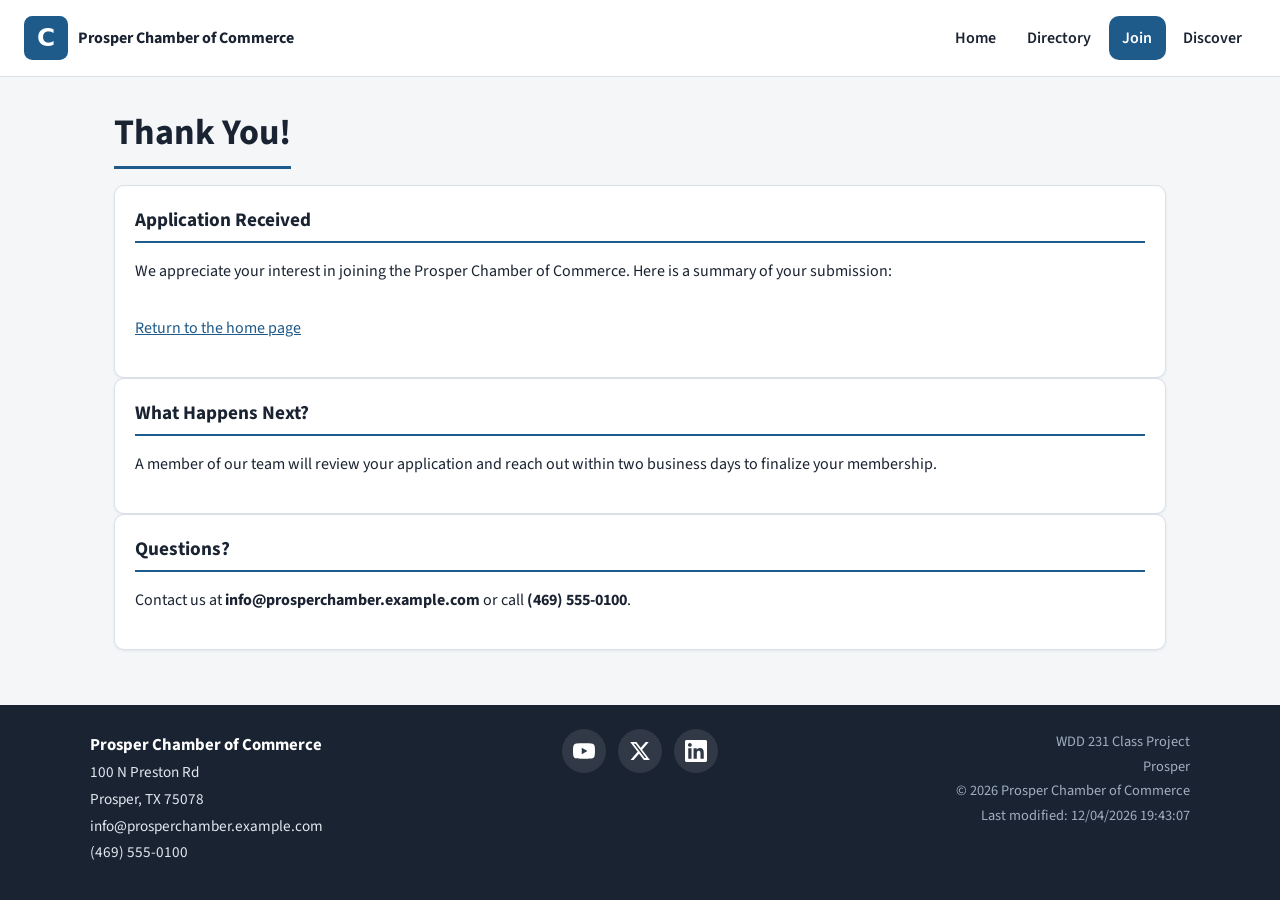
<file: chamber/thankyou.html>
<!DOCTYPE html>
<html lang="en-US">
  <head>
    <meta charset="UTF-8" />
    <meta name="viewport" content="width=device-width, initial-scale=1.0" />
    <title>Thank You | Prosper Chamber of Commerce</title>
    <meta
      name="description"
      content="Thank you for applying to join the Prosper Chamber of Commerce."
    />
    <meta name="author" content="Prosper" />
    <link rel="icon" href="images/favicon.svg" type="image/svg+xml" />
    <link rel="preconnect" href="https://fonts.googleapis.com" />
    <link rel="preconnect" href="https://fonts.gstatic.com" crossorigin />
    <link
      href="https://fonts.googleapis.com/css2?family=Source+Sans+3:ital,wght@0,400;0,600;0,700;1,400&display=swap"
      rel="stylesheet"
    />
    <link rel="stylesheet" href="styles/normalize.css" />
    <link rel="stylesheet" href="styles/small.css" />
    <link rel="stylesheet" href="styles/larger.css" />
    <script src="scripts/navigation.js" defer></script>
    <script src="scripts/thankyou.js" defer></script>
    <script src="scripts/date.js" defer></script>
  </head>
  <body>
    <header class="site-header">
      <a href="index.html" class="branding">
        <img
          class="logo"
          src="images/favicon.svg"
          width="44"
          height="44"
          alt="Prosper Chamber of Commerce logo"
        />
        <span class="chamber-name">Prosper Chamber of Commerce</span>
      </a>
      <button
        type="button"
        id="menu"
        aria-controls="primary-nav"
        aria-expanded="false"
        aria-label="Toggle navigation menu"
      >
        <span class="sr-only">Menu</span>
        <span class="bar" aria-hidden="true"></span>
      </button>
      <nav
        id="primary-nav"
        class="site-nav"
        aria-label="Main navigation"
        aria-hidden="true"
      >
        <ul>
          <li><a href="index.html">Home</a></li>
          <li><a href="directory.html">Directory</a></li>
          <li class="active"><a href="join.html">Join</a></li>
          <li><a href="discover.html">Discover</a></li>
        </ul>
      </nav>
    </header>

    <main>
      <h1 class="page-title">Thank You!</h1>

      <section class="card" aria-labelledby="ty-heading">
        <h2 id="ty-heading">Application Received</h2>
        <p>
          We appreciate your interest in joining the Prosper Chamber of
          Commerce. Here is a summary of your submission:
        </p>
        <dl class="ty-details" id="ty-details"></dl>
        <p><a href="index.html">Return to the home page</a></p>
      </section>

      <section class="card" aria-labelledby="next-heading">
        <h2 id="next-heading">What Happens Next?</h2>
        <p>
          A member of our team will review your application and reach out
          within two business days to finalize your membership.
        </p>
      </section>

      <section class="card" aria-labelledby="contact-heading">
        <h2 id="contact-heading">Questions?</h2>
        <p>
          Contact us at <strong>info@prosperchamber.example.com</strong> or
          call <strong>(469) 555-0100</strong>.
        </p>
      </section>
    </main>

    <footer class="site-footer">
      <div class="footer-grid">
        <div class="footer-contact">
          <p class="chamber-title">Prosper Chamber of Commerce</p>
          <p>100 N Preston Rd</p>
          <p>Prosper, TX 75078</p>
          <p>info@prosperchamber.example.com</p>
          <p>(469) 555-0100</p>
        </div>
        <div class="footer-social">
          <a href="https://www.youtube.com/" target="_blank" rel="noopener noreferrer" aria-label="YouTube channel">
            <svg viewBox="0 0 24 24" aria-hidden="true" focusable="false"><path d="M23.498 6.186a3.016 3.016 0 0 0-2.122-2.136C19.505 3.545 12 3.545 12 3.545s-7.505 0-9.377.505A3.017 3.017 0 0 0 .502 6.186C0 8.07 0 12 0 12s0 3.93.502 5.814a3.016 3.016 0 0 0 2.122 2.136c1.871.505 9.376.505 9.376.505s7.505 0 9.377-.505a3.015 3.015 0 0 0 2.122-2.136C24 15.93 24 12 24 12s0-3.93-.502-5.814zM9.545 15.568V8.432L15.818 12l-6.273 3.568z"/></svg>
          </a>
          <a href="https://x.com/" target="_blank" rel="noopener noreferrer" aria-label="X (Twitter) profile">
            <svg viewBox="0 0 24 24" aria-hidden="true" focusable="false"><path d="M18.244 2.25h3.308l-7.227 8.26 8.502 11.24H16.17l-5.214-6.817L4.99 21.75H1.68l7.73-8.835L1.254 2.25H8.08l4.713 6.231zm-1.161 17.52h1.833L7.084 4.126H5.117z"/></svg>
          </a>
          <a href="https://www.linkedin.com/" target="_blank" rel="noopener noreferrer" aria-label="LinkedIn page">
            <svg viewBox="0 0 24 24" aria-hidden="true" focusable="false"><path d="M20.447 20.452h-3.554v-5.569c0-1.328-.027-3.037-1.852-3.037-1.853 0-2.136 1.445-2.136 2.939v5.667H9.351V9h3.414v1.561h.046c.477-.9 1.637-1.85 3.37-1.85 3.601 0 4.267 2.37 4.267 5.455v6.286zM5.337 7.433c-1.144 0-2.063-.926-2.063-2.065 0-1.138.92-2.063 2.063-2.063 1.14 0 2.064.925 2.063 2.063 0 1.139-.925 2.065-2.063 2.065zm1.782 13.019H3.555V9h3.564v11.452zM22.225 0H1.771C.792 0 0 .774 0 1.729v20.542C0 23.227.792 24 1.771 24h20.451C23.2 24 24 23.227 24 22.271V1.729C24 .774 23.2 0 22.222 0h.003z"/></svg>
          </a>
        </div>
        <div class="footer-meta">
          <p>WDD 231 Class Project</p>
          <p>Prosper</p>
          <p>&copy; <span id="currentyear"></span> Prosper Chamber of Commerce</p>
          <p id="lastModified"></p>
        </div>
      </div>
    </footer>
  </body>
</html>
</file>
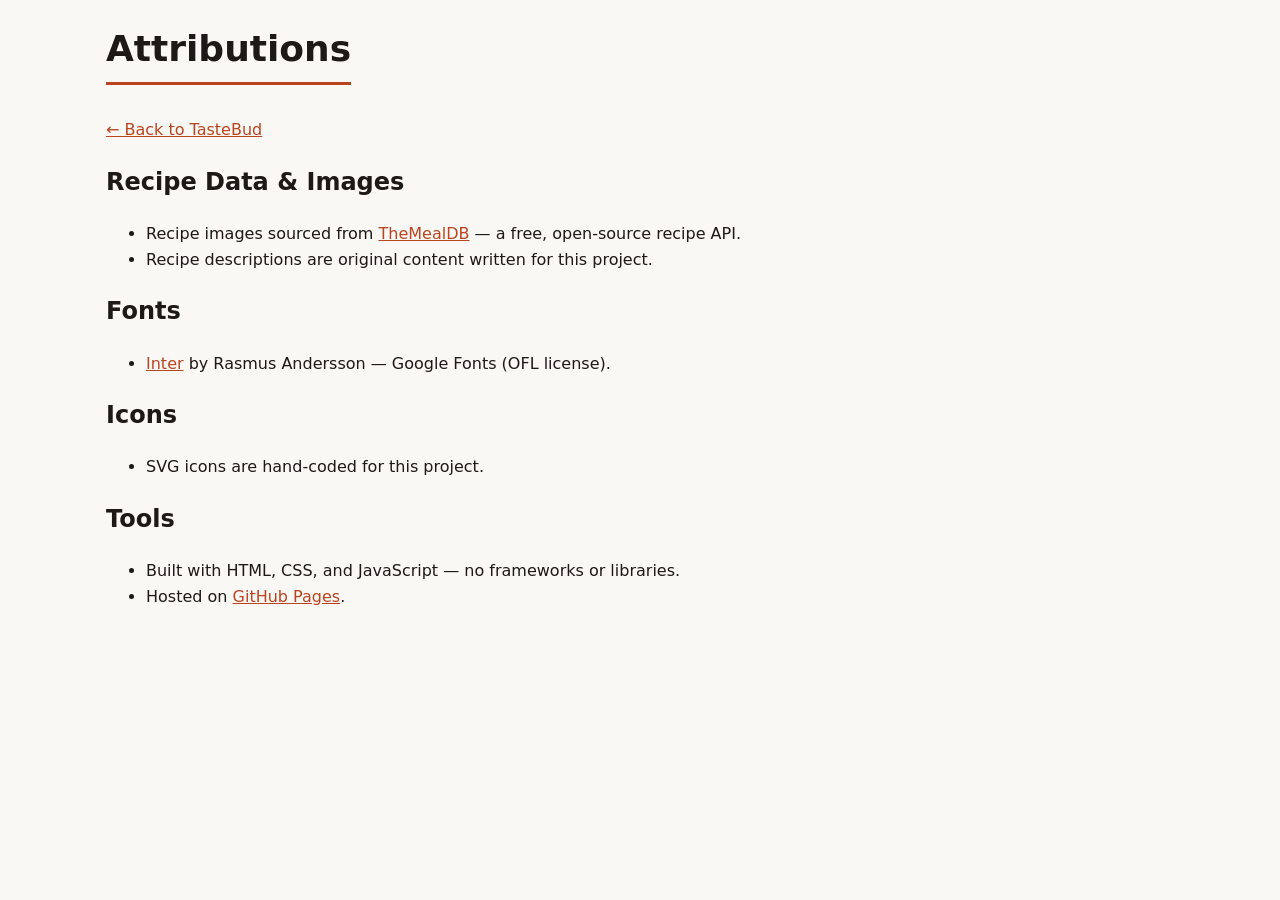
<file: final/attributions.html>
<!DOCTYPE html>
<html lang="en-US">
  <head>
    <meta charset="UTF-8" />
    <meta name="viewport" content="width=device-width, initial-scale=1.0" />
    <title>Attributions | TasteBud</title>
    <meta name="description" content="Content attributions and sources for TasteBud." />
    <meta name="author" content="Prosper" />
    <link rel="icon" href="images/favicon.svg" type="image/svg+xml" />
    <link rel="stylesheet" href="styles/normalize.css" />
    <link rel="stylesheet" href="styles/small.css" />
  </head>
  <body>
  <main>
    <h1 class="page-title">Attributions</h1>
    <p><a href="index.html">&larr; Back to TasteBud</a></p>
    <h2>Recipe Data &amp; Images</h2>
    <ul>
      <li>Recipe images sourced from <a href="https://www.themealdb.com/" target="_blank" rel="noopener noreferrer">TheMealDB</a> — a free, open-source recipe API.</li>
      <li>Recipe descriptions are original content written for this project.</li>
    </ul>
    <h2>Fonts</h2>
    <ul>
      <li><a href="https://fonts.google.com/specimen/Inter" target="_blank" rel="noopener noreferrer">Inter</a> by Rasmus Andersson — Google Fonts (OFL license).</li>
    </ul>
    <h2>Icons</h2>
    <ul>
      <li>SVG icons are hand-coded for this project.</li>
    </ul>
    <h2>Tools</h2>
    <ul>
      <li>Built with HTML, CSS, and JavaScript — no frameworks or libraries.</li>
      <li>Hosted on <a href="https://pages.github.com/" target="_blank" rel="noopener noreferrer">GitHub Pages</a>.</li>
    </ul>
  </main>
  </body>
</html>
</file>
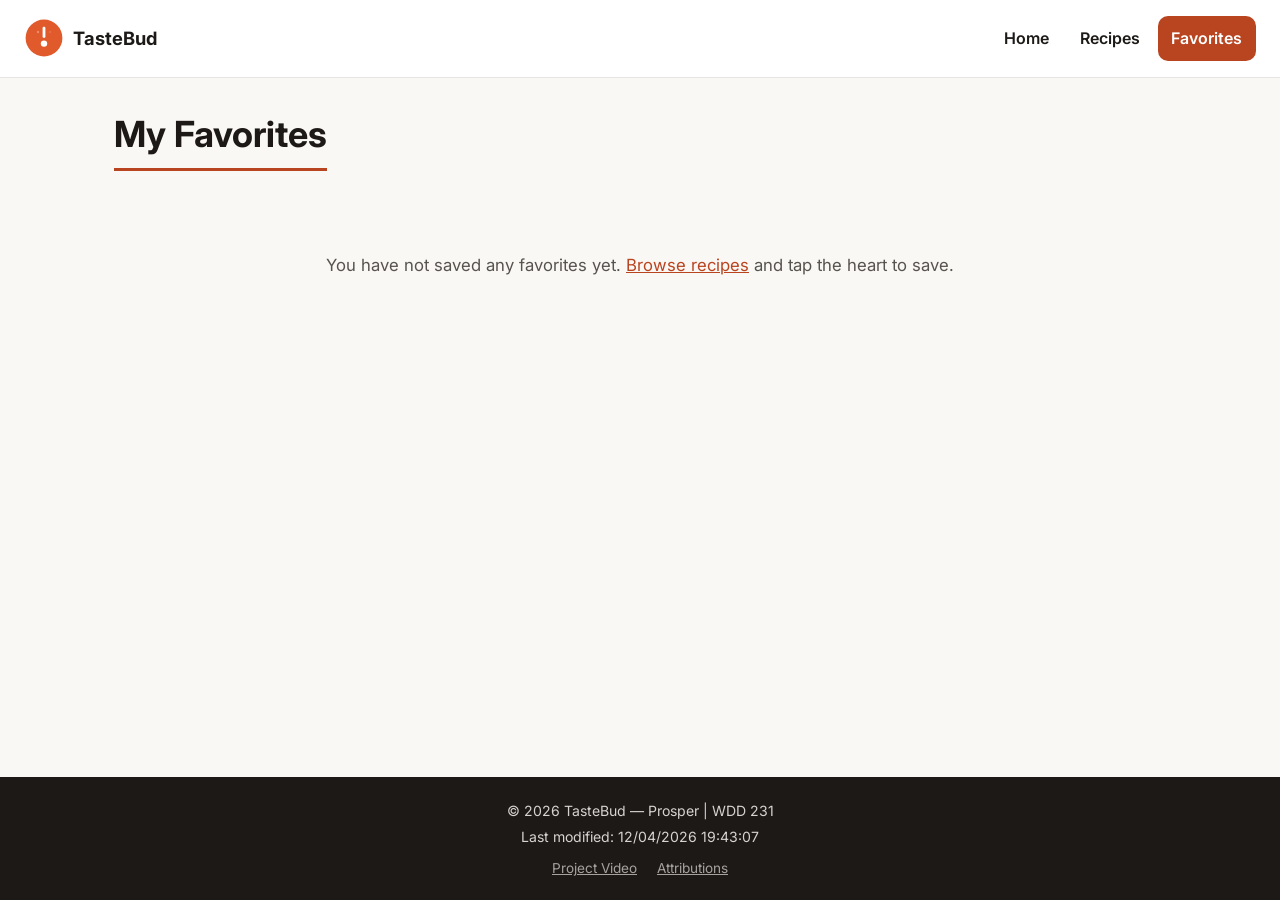
<file: final/favorites.html>
<!DOCTYPE html>
<html lang="en-US">
  <head>
    <meta charset="UTF-8" />
    <meta name="viewport" content="width=device-width, initial-scale=1.0" />
    <title>Favorites | TasteBud</title>
    <meta
      name="description"
      content="Your saved favorite recipes on TasteBud. Quick access to the dishes you love."
    />
    <meta name="author" content="Prosper" />

    <meta property="og:title" content="Favorites | TasteBud" />
    <meta
      property="og:description"
      content="Your saved favorite recipes on TasteBud."
    />
    <meta
      property="og:image"
      content="https://prosperhermeon.github.io/wdd231/final/images/favicon.svg"
    />
    <meta
      property="og:url"
      content="https://prosperhermeon.github.io/wdd231/final/favorites.html"
    />

    <link rel="icon" href="images/favicon.svg" type="image/svg+xml" />
    <link rel="preconnect" href="https://fonts.googleapis.com" />
    <link rel="preconnect" href="https://fonts.gstatic.com" crossorigin />
    <link
      href="https://fonts.googleapis.com/css2?family=Inter:wght@400;600;700&display=swap"
      rel="stylesheet"
    />
    <link rel="stylesheet" href="styles/normalize.css" />
    <link rel="stylesheet" href="styles/small.css" />
    <link rel="stylesheet" href="styles/larger.css" />
    <script src="scripts/navigation.js" defer></script>
    <script src="scripts/favorites.js" type="module"></script>
    <script src="scripts/date.js" defer></script>
  </head>
  <body>
    <header class="site-header">
      <a href="index.html" class="branding">
        <img class="logo" src="images/favicon.svg" width="40" height="40" alt="TasteBud logo" />
        <span class="site-name">TasteBud</span>
      </a>
      <button type="button" id="menu" aria-controls="primary-nav" aria-expanded="false" aria-label="Toggle navigation menu">
        <span class="sr-only">Menu</span>
        <span class="bar" aria-hidden="true"></span>
      </button>
      <nav id="primary-nav" class="site-nav" aria-label="Main navigation" aria-hidden="true">
        <ul>
          <li><a href="index.html">Home</a></li>
          <li><a href="recipes.html">Recipes</a></li>
          <li class="active"><a href="favorites.html">Favorites</a></li>
        </ul>
      </nav>
    </header>

    <main>
      <h1 class="page-title">My Favorites</h1>

      <section aria-labelledby="fav-heading">
        <h2 id="fav-heading" class="sr-only">Saved Recipes</h2>
        <p id="fav-empty" class="empty-msg" hidden>
          You have not saved any favorites yet.
          <a href="recipes.html">Browse recipes</a> and tap the heart to save.
        </p>
        <div id="fav-grid" class="card-grid"></div>
        <button type="button" id="clear-all" class="danger-btn" hidden>
          Clear All Favorites
        </button>
      </section>
    </main>

    <footer class="site-footer">
      <div class="footer-inner">
        <p>&copy; <span id="currentyear"></span> TasteBud &mdash; Prosper | WDD 231</p>
        <p id="lastModified"></p>
        <nav class="footer-links" aria-label="Footer navigation">
          <a href="https://www.loom.com/share/8d145651726a434f8ac68ec0860105bf" target="_blank" rel="noopener noreferrer" id="video-link">Project Video</a>
          <a href="attributions.html">Attributions</a>
        </nav>
      </div>
    </footer>
  </body>
</html>
</file>
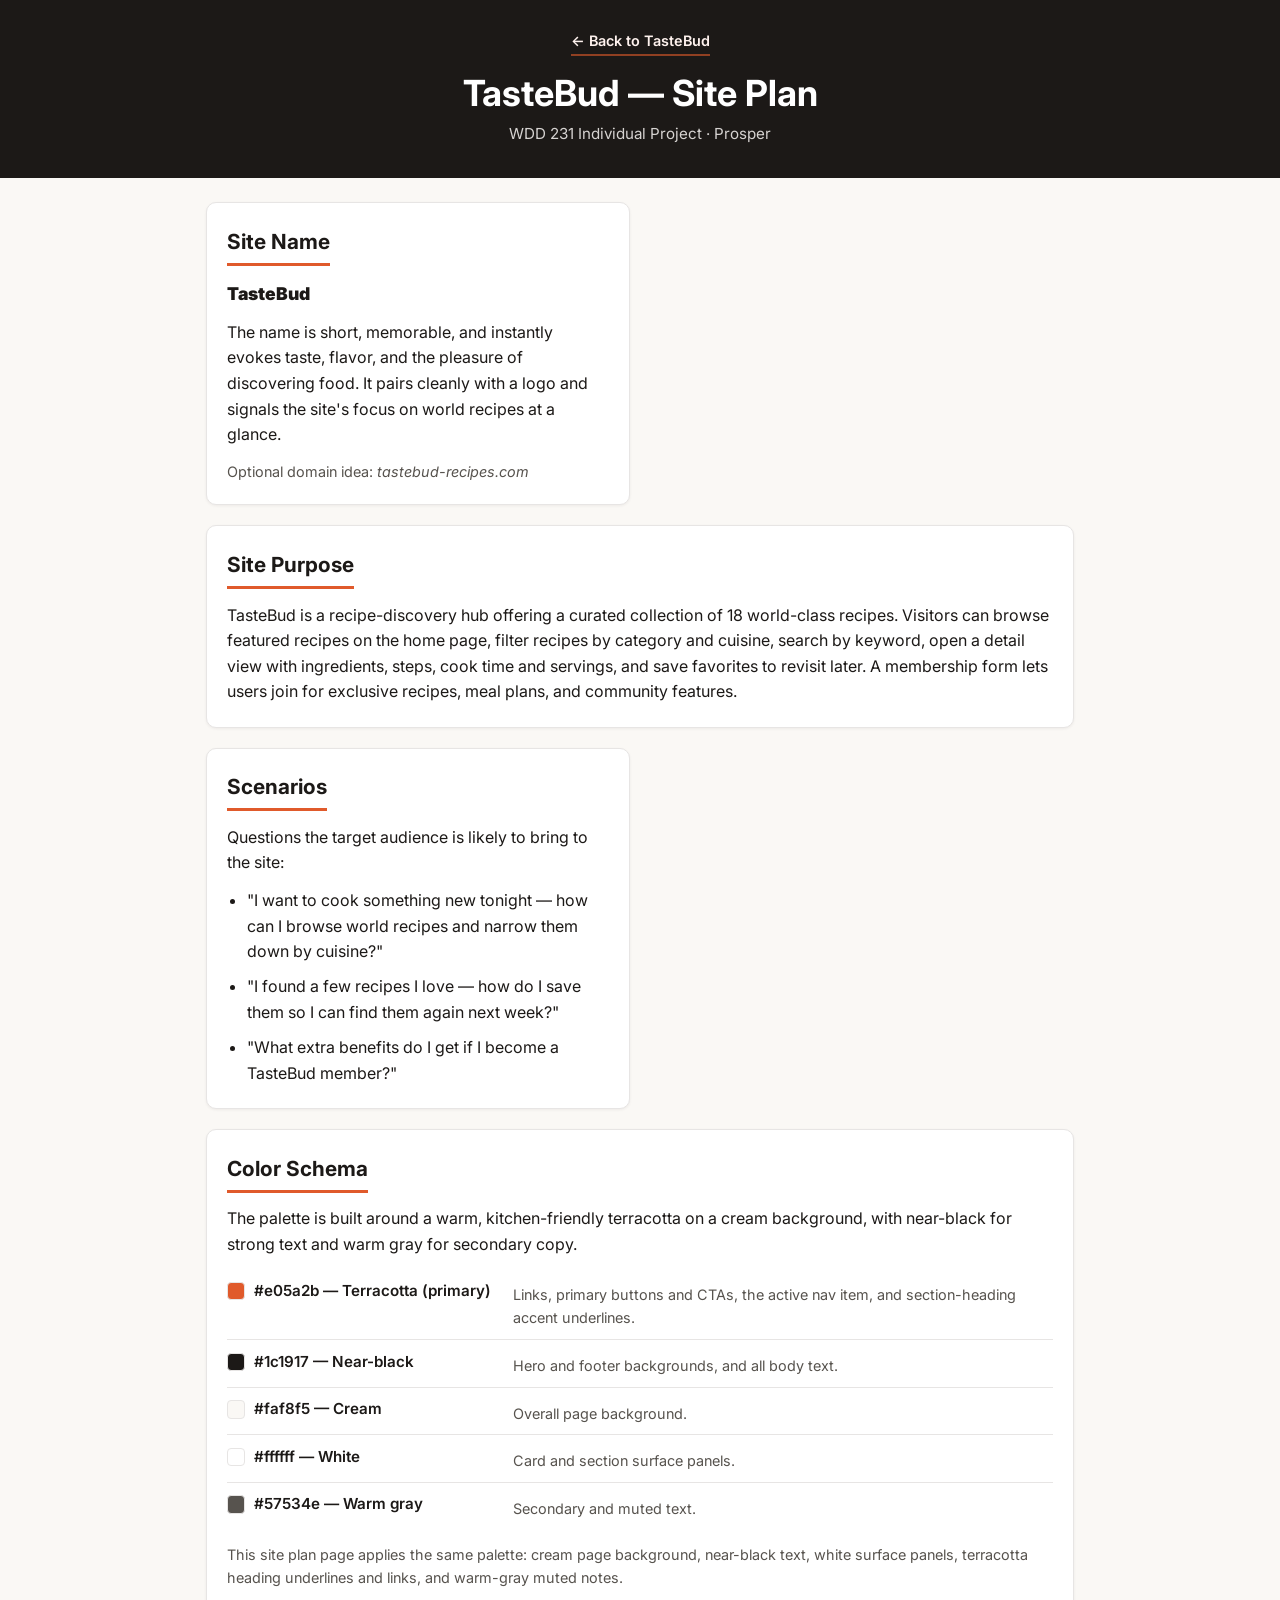
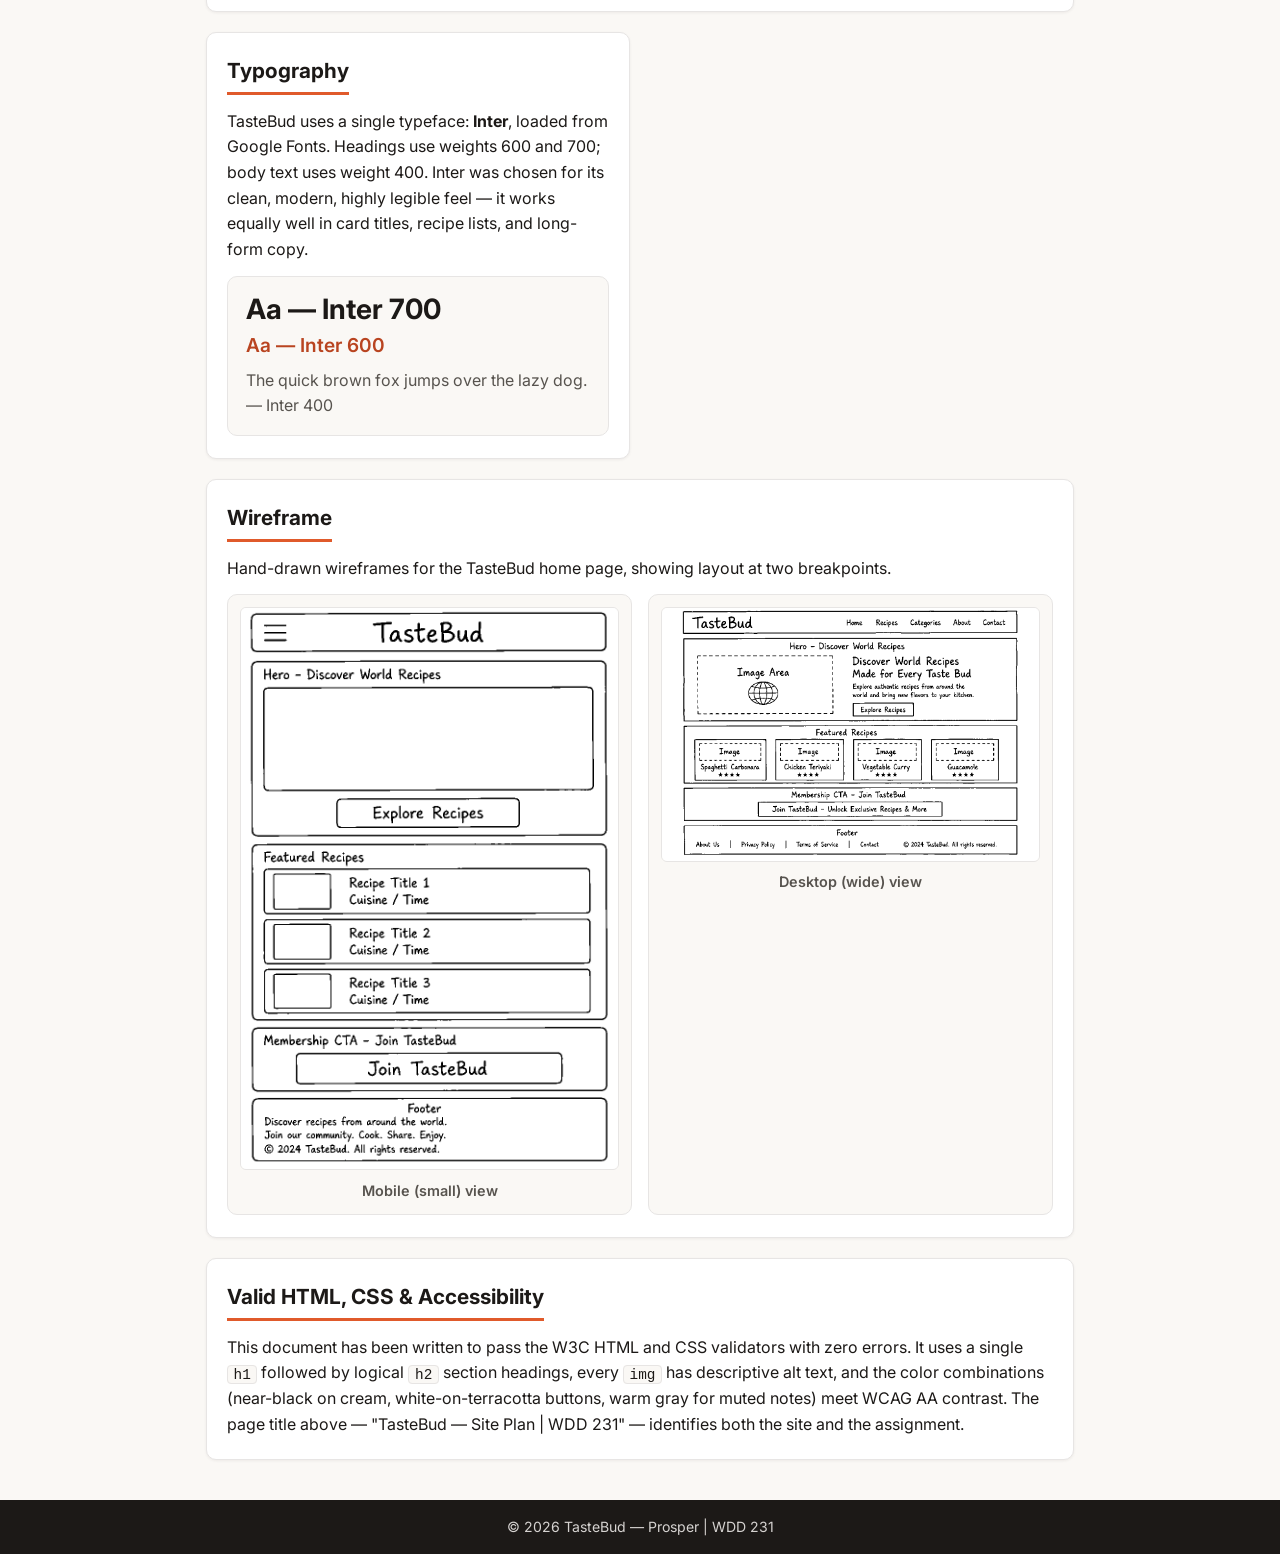
<file: final/siteplan.html>
<!DOCTYPE html>
<html lang="en-US">
  <head>
    <meta charset="UTF-8" />
    <meta name="viewport" content="width=device-width, initial-scale=1.0" />
    <title>TasteBud — Site Plan | WDD 231</title>
    <meta
      name="description"
      content="Site plan for TasteBud, a world-recipe discovery site built for WDD 231: site name, purpose, scenarios, color schema, typography, and wireframes."
    />
    <meta name="author" content="Prosper" />

    <meta property="og:title" content="TasteBud — Site Plan | WDD 231 Individual Project" />
    <meta property="og:description" content="The planning document for TasteBud, a world-recipe discovery site: site name, purpose, scenarios, color schema, typography, and home-page wireframes." />
    <meta property="og:image" content="https://prosperhermeon.github.io/wdd231/final/images/favicon.svg" />
    <meta property="og:url" content="https://prosperhermeon.github.io/wdd231/final/siteplan.html" />

    <link rel="icon" href="images/favicon.svg" type="image/svg+xml" />
    <link rel="preconnect" href="https://fonts.googleapis.com" />
    <link rel="preconnect" href="https://fonts.gstatic.com" crossorigin />
    <link
      href="https://fonts.googleapis.com/css2?family=Inter:wght@400;600;700&display=swap"
      rel="stylesheet"
    />
    <link rel="stylesheet" href="styles/normalize.css" />
    <link rel="stylesheet" href="styles/siteplan.css" />
  </head>
  <body>
    <header class="plan-header">
      <div class="plan-header-inner">
        <nav aria-label="Site plan navigation">
          <a href="index.html" class="back-link">&larr; Back to TasteBud</a>
        </nav>
        <h1>TasteBud — Site Plan</h1>
        <p class="subtitle">WDD 231 Individual Project &middot; Prosper</p>
      </div>
    </header>

    <main class="plan-main">
      <section class="card" aria-labelledby="name-heading">
        <h2 id="name-heading">Site Name</h2>
        <p class="lead"><strong>TasteBud</strong></p>
        <p>
          The name is short, memorable, and instantly evokes taste, flavor, and
          the pleasure of discovering food. It pairs cleanly with a logo and
          signals the site's focus on world recipes at a glance.
        </p>
        <p class="muted">
          Optional domain idea: <em>tastebud-recipes.com</em>
        </p>
      </section>

      <section class="card" aria-labelledby="purpose-heading">
        <h2 id="purpose-heading">Site Purpose</h2>
        <p>
          TasteBud is a recipe-discovery hub offering a curated collection of
          18 world-class recipes. Visitors can browse featured recipes on the
          home page, filter recipes by category and cuisine, search by
          keyword, open a detail view with ingredients, steps, cook time and
          servings, and save favorites to revisit later. A membership form
          lets users join for exclusive recipes, meal plans, and community
          features.
        </p>
      </section>

      <section class="card" aria-labelledby="scenarios-heading">
        <h2 id="scenarios-heading">Scenarios</h2>
        <p>
          Questions the target audience is likely to bring to the site:
        </p>
        <ul class="scenarios">
          <li>
            "I want to cook something new tonight — how can I browse world
            recipes and narrow them down by cuisine?"
          </li>
          <li>
            "I found a few recipes I love — how do I save them so I can find
            them again next week?"
          </li>
          <li>
            "What extra benefits do I get if I become a TasteBud member?"
          </li>
        </ul>
      </section>

      <section class="card" aria-labelledby="palette-heading">
        <h2 id="palette-heading">Color Schema</h2>
        <p>
          The palette is built around a warm, kitchen-friendly terracotta on
          a cream background, with near-black for strong text and warm gray
          for secondary copy.
        </p>
        <dl class="palette">
          <div class="palette-row">
            <dt>
              <span class="swatch swatch-primary" aria-hidden="true"></span>
              #e05a2b &mdash; Terracotta (primary)
            </dt>
            <dd>
              Links, primary buttons and CTAs, the active nav item, and
              section-heading accent underlines.
            </dd>
          </div>
          <div class="palette-row">
            <dt>
              <span class="swatch swatch-text" aria-hidden="true"></span>
              #1c1917 &mdash; Near-black
            </dt>
            <dd>Hero and footer backgrounds, and all body text.</dd>
          </div>
          <div class="palette-row">
            <dt>
              <span class="swatch swatch-bg" aria-hidden="true"></span>
              #faf8f5 &mdash; Cream
            </dt>
            <dd>Overall page background.</dd>
          </div>
          <div class="palette-row">
            <dt>
              <span class="swatch swatch-surface" aria-hidden="true"></span>
              #ffffff &mdash; White
            </dt>
            <dd>Card and section surface panels.</dd>
          </div>
          <div class="palette-row">
            <dt>
              <span class="swatch swatch-muted" aria-hidden="true"></span>
              #57534e &mdash; Warm gray
            </dt>
            <dd>Secondary and muted text.</dd>
          </div>
        </dl>
        <p class="muted">
          This site plan page applies the same palette: cream page
          background, near-black text, white surface panels, terracotta
          heading underlines and links, and warm-gray muted notes.
        </p>
      </section>

      <section class="card" aria-labelledby="type-heading">
        <h2 id="type-heading">Typography</h2>
        <p>
          TasteBud uses a single typeface: <strong>Inter</strong>, loaded
          from Google Fonts. Headings use weights 600 and 700; body text uses
          weight 400. Inter was chosen for its clean, modern, highly legible
          feel — it works equally well in card titles, recipe lists, and
          long-form copy.
        </p>
        <article class="type-sample">
          <p class="sample-heading">Aa &mdash; Inter 700</p>
          <p class="sample-sub">Aa &mdash; Inter 600</p>
          <p class="sample-body">
            The quick brown fox jumps over the lazy dog. &mdash; Inter 400
          </p>
        </article>
      </section>

      <section class="card wireframe-card" aria-labelledby="wire-heading">
        <h2 id="wire-heading">Wireframe</h2>
        <p>
          Hand-drawn wireframes for the TasteBud home page, showing layout
          at two breakpoints.
        </p>
        <div class="wireframes">
          <figure>
            <img
              src="images/wireframe-mobile.png"
              alt="Hand-drawn wireframe of the TasteBud home page on a mobile viewport"
            />
            <figcaption>Mobile (small) view</figcaption>
          </figure>
          <figure>
            <img
              src="images/wireframe-desktop.png"
              alt="Hand-drawn wireframe of the TasteBud home page on a desktop viewport"
            />
            <figcaption>Desktop (wide) view</figcaption>
          </figure>
        </div>
      </section>

      <section class="card" aria-labelledby="valid-heading">
        <h2 id="valid-heading">Valid HTML, CSS &amp; Accessibility</h2>
        <p>
          This document has been written to pass the W3C HTML and CSS
          validators with zero errors. It uses a single <code>h1</code>
          followed by logical <code>h2</code> section headings, every
          <code>img</code> has descriptive alt text, and the color
          combinations (near-black on cream, white-on-terracotta buttons,
          warm gray for muted notes) meet WCAG AA contrast. The page title
          above &mdash; "TasteBud — Site Plan | WDD 231" &mdash; identifies
          both the site and the assignment.
        </p>
      </section>
    </main>

    <footer class="plan-footer">
      <p>
        &copy; <span id="currentyear"></span> TasteBud &mdash; Prosper |
        WDD 231
      </p>
    </footer>

    <script src="scripts/siteplan.js" defer></script>
  </body>
</html>
</file>
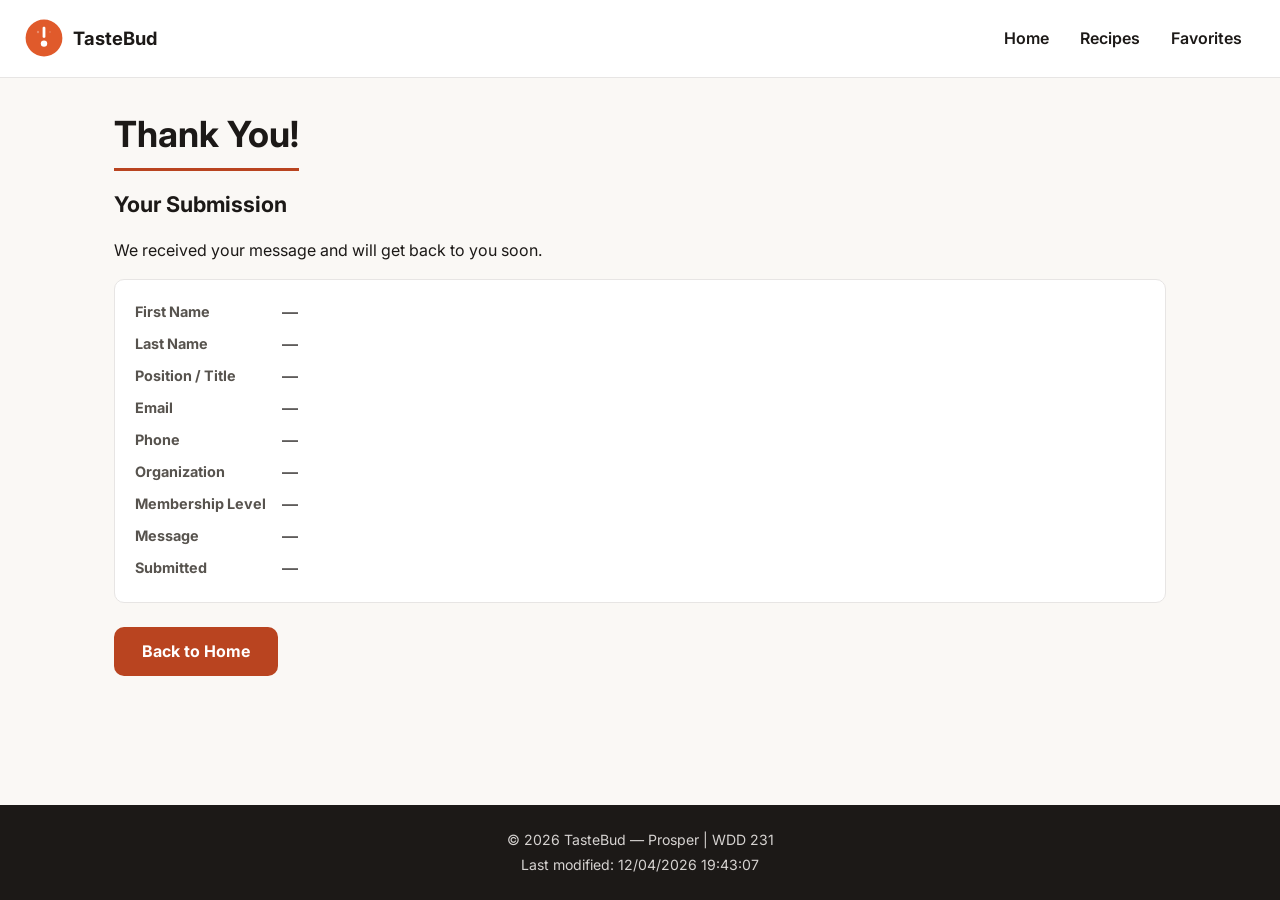
<file: final/thankyou.html>
<!DOCTYPE html>
<html lang="en-US">
  <head>
    <meta charset="UTF-8" />
    <meta name="viewport" content="width=device-width, initial-scale=1.0" />
    <title>Thank You | TasteBud</title>
    <meta name="description" content="Thank you for contacting TasteBud." />
    <meta name="author" content="Prosper" />

    <link rel="icon" href="images/favicon.svg" type="image/svg+xml" />
    <link rel="preconnect" href="https://fonts.googleapis.com" />
    <link rel="preconnect" href="https://fonts.gstatic.com" crossorigin />
    <link
      href="https://fonts.googleapis.com/css2?family=Inter:wght@400;600;700&display=swap"
      rel="stylesheet"
    />
    <link rel="stylesheet" href="styles/normalize.css" />
    <link rel="stylesheet" href="styles/small.css" />
    <link rel="stylesheet" href="styles/larger.css" />
    <script src="scripts/navigation.js" defer></script>
    <script src="scripts/thankyou.js" defer></script>
    <script src="scripts/date.js" defer></script>
  </head>
  <body>
    <header class="site-header">
      <a href="index.html" class="branding">
        <img class="logo" src="images/favicon.svg" width="40" height="40" alt="TasteBud logo" />
        <span class="site-name">TasteBud</span>
      </a>
      <button type="button" id="menu" aria-controls="primary-nav" aria-expanded="false" aria-label="Toggle navigation menu">
        <span class="sr-only">Menu</span>
        <span class="bar" aria-hidden="true"></span>
      </button>
      <nav id="primary-nav" class="site-nav" aria-label="Main navigation" aria-hidden="true">
        <ul>
          <li><a href="index.html">Home</a></li>
          <li><a href="recipes.html">Recipes</a></li>
          <li><a href="favorites.html">Favorites</a></li>
        </ul>
      </nav>
    </header>

    <main>
      <h1 class="page-title">Thank You!</h1>

      <section aria-labelledby="ty-heading">
        <h2 id="ty-heading">Your Submission</h2>
        <p>We received your message and will get back to you soon.</p>
        <dl id="ty-details" class="ty-details"></dl>
        <a href="index.html" class="cta-btn">Back to Home</a>
      </section>
    </main>

    <footer class="site-footer">
      <div class="footer-inner">
        <p>&copy; <span id="currentyear"></span> TasteBud &mdash; Prosper | WDD 231</p>
        <p id="lastModified"></p>
      </div>
    </footer>
  </body>
</html>
</file>
<file: styles/small.css>
/* WDD 231 Course Home — base (mobile-first, 320px+) */

:root {
  --color-bg: #f4f6f8;
  --color-surface: #ffffff;
  --color-text: #1a2332;
  --color-muted: #4a5568;
  --color-accent: #1e5a8a;
  --color-accent-hover: #164a72;
  --color-border: #d9e0e8;
  --color-nav-bg: #1a2332;
  --color-nav-text: #f7fafc;
  --color-card-complete: #e6f4ea;
  --color-card-complete-border: #2f855a;
  --color-card-default: #edf2f7;
  --font-main: "Source Sans 3", system-ui, sans-serif;
  --shadow-sm: 0 1px 3px rgba(26, 35, 50, 0.08);
  --radius: 10px;
  --content-max: 1100px;
  --tap: 44px;
}

*,
*::before,
*::after {
  box-sizing: border-box;
}

html {
  scroll-behavior: smooth;
}

body {
  font-family: var(--font-main);
  font-size: 1rem;
  line-height: 1.55;
  color: var(--color-text);
  background-color: var(--color-bg);
  min-height: 100vh;
  overflow-x: hidden;
  display: flex;
  flex-direction: column;
}

img {
  max-width: 100%;
  height: auto;
  display: block;
}

a {
  color: var(--color-accent);
}

a:hover {
  color: var(--color-accent-hover);
}

a:focus-visible {
  outline: 2px solid var(--color-accent);
  outline-offset: 2px;
}

/* ----- Header ----- */
.site-header {
  background: var(--color-surface);
  border-bottom: 1px solid var(--color-border);
  padding: 0.75rem 1rem;
  display: flex;
  flex-wrap: wrap;
  align-items: center;
  justify-content: space-between;
  gap: 0.75rem;
  max-width: 100%;
}

.branding {
  display: flex;
  align-items: center;
  gap: 0.75rem;
  min-width: 0;
}

.branding .logo {
  width: 48px;
  height: 48px;
  flex-shrink: 0;
  color: var(--color-accent);
}

.site-name {
  font-weight: 700;
  font-size: 1.05rem;
  color: var(--color-text);
  line-height: 1.25;
}

/* Hamburger */
#menu {
  width: var(--tap);
  height: var(--tap);
  padding: 0;
  border: 2px solid var(--color-border);
  border-radius: var(--radius);
  background: var(--color-surface);
  cursor: pointer;
  display: flex;
  align-items: center;
  justify-content: center;
  transition: border-color 0.2s ease, background-color 0.2s ease;
}

#menu:hover {
  border-color: var(--color-accent);
  background: var(--color-bg);
}

#menu:focus-visible {
  outline: 2px solid var(--color-accent);
  outline-offset: 2px;
}

#menu .icon-bar {
  display: block;
  width: 22px;
  height: 2px;
  background: var(--color-text);
  position: relative;
  transition: transform 0.2s ease;
}

#menu .icon-bar::before,
#menu .icon-bar::after {
  content: "";
  position: absolute;
  left: 0;
  width: 22px;
  height: 2px;
  background: var(--color-text);
  transition: transform 0.2s ease, top 0.2s ease;
}

#menu .icon-bar::before {
  top: -7px;
}

#menu .icon-bar::after {
  top: 7px;
}

#menu.open .icon-bar {
  background: rgba(0, 0, 0, 0);
}

#menu.open .icon-bar::before {
  top: 0;
  transform: rotate(45deg);
}

#menu.open .icon-bar::after {
  top: 0;
  transform: rotate(-45deg);
}

/* ----- Navigation ----- */
.site-nav {
  width: 100%;
  flex-basis: 100%;
  order: 3;
  background: var(--color-nav-bg);
  border-radius: var(--radius);
  max-height: 0;
  overflow: hidden;
  transition: max-height 0.35s ease;
}

.site-nav.open {
  max-height: 320px;
}

.site-nav ul {
  list-style: none;
  margin: 0;
  padding: 0.5rem 0;
}

.site-nav a {
  display: block;
  padding: 0.85rem 1.25rem;
  color: var(--color-nav-text);
  text-decoration: none;
  font-weight: 600;
  border-left: 4px solid rgba(0, 0, 0, 0);
}

.site-nav a:hover {
  background: rgba(255, 255, 255, 0.08);
  border-left-color: #90cdf4;
  color: #fff;
  padding-left: 1.25rem;
}

.site-nav a:focus-visible {
  outline: 2px solid #fff;
  outline-offset: -4px;
}

.site-nav li.current a {
  border-left-color: #63b3ed;
  background: rgba(255, 255, 255, 0.06);
}

/* ----- Main ----- */
main {
  flex: 1;
  padding: 1.25rem 1rem 2.5rem;
  max-width: var(--content-max);
  margin: 0 auto;
  width: 100%;
}

main > h1 {
  font-size: clamp(1.75rem, 4vw, 2.25rem);
  margin: 0 0 1.25rem;
  color: var(--color-text);
  border-bottom: 3px solid var(--color-accent);
  padding-bottom: 0.35rem;
  display: inline-block;
}

section {
  background: var(--color-surface);
  border: 1px solid var(--color-border);
  border-radius: var(--radius);
  padding: 1.25rem;
  margin-bottom: 1.25rem;
  box-shadow: var(--shadow-sm);
}

section h2 {
  font-size: 1.35rem;
  margin: 0 0 1rem;
  color: var(--color-nav-bg);
}

.lead {
  font-size: 1.05rem;
  color: var(--color-muted);
  margin-top: 0;
}

.purpose-grid {
  display: grid;
  gap: 1rem;
}

.purpose-card {
  background: var(--color-bg);
  border-radius: var(--radius);
  padding: 1rem;
  border: 1px solid var(--color-border);
}

.purpose-card h3 {
  margin: 0 0 0.5rem;
  font-size: 1.1rem;
  color: var(--color-accent);
}

.activity-list {
  margin: 0;
  padding-left: 1.25rem;
}

.activity-list li {
  margin-bottom: 0.5rem;
}

/* Course section */
.course-filters {
  display: flex;
  flex-wrap: wrap;
  gap: 0.5rem;
  margin-bottom: 1rem;
}

.course-filters button {
  font-family: var(--font-main);
  font-size: 0.95rem;
  font-weight: 600;
  padding: 0.6rem 1rem;
  border: 2px solid var(--color-accent);
  border-radius: var(--radius);
  background: var(--color-surface);
  color: var(--color-accent);
  cursor: pointer;
  min-height: var(--tap);
  transition: background-color 0.2s ease, color 0.2s ease, border-color 0.2s ease;
}

.course-filters button:hover,
.course-filters button:focus-visible {
  background: var(--color-accent);
  color: #fff;
}

.course-filters button:focus-visible {
  outline: 2px solid var(--color-accent-hover);
  outline-offset: 2px;
}

.course-filters button.active {
  background: var(--color-accent);
  color: #fff;
}

.courses-grid {
  display: grid;
  grid-template-columns: 1fr;
  gap: 0.75rem;
  list-style: none;
  margin: 0;
  padding: 0;
}

.course-card {
  border-radius: var(--radius);
  padding: 1rem;
  border: 2px solid var(--color-border);
  background: var(--color-card-default);
}

.course-card.completed {
  background: var(--color-card-complete);
  border-color: var(--color-card-complete-border);
  box-shadow: inset 0 0 0 1px rgba(47, 133, 90, 0.2);
}

.course-card .course-code {
  font-weight: 700;
  font-size: 1.05rem;
  color: var(--color-text);
}

.course-card .course-title {
  margin: 0.35rem 0 0.25rem;
  font-size: 1rem;
}

.course-meta {
  display: flex;
  flex-wrap: wrap;
  align-items: center;
  gap: 0.5rem;
  margin-top: 0.5rem;
  font-size: 0.9rem;
  color: var(--color-muted);
}

.badge {
  display: inline-block;
  font-size: 0.75rem;
  font-weight: 700;
  text-transform: uppercase;
  letter-spacing: 0.04em;
  padding: 0.2rem 0.5rem;
  border-radius: 4px;
  background: var(--color-muted);
  color: #fff;
}

.course-card.completed .badge {
  background: var(--color-card-complete-border);
}

.credits-total {
  margin-top: 1rem;
  padding: 0.85rem 1rem;
  background: var(--color-nav-bg);
  color: var(--color-nav-text);
  border-radius: var(--radius);
  font-weight: 600;
  text-align: center;
}

/* ----- Footer ----- */
.site-footer {
  background: var(--color-nav-bg);
  color: #e2e8f0;
  padding: 1.5rem 1rem 2rem;
  margin-top: auto;
}

.footer-inner {
  max-width: var(--content-max);
  margin: 0 auto;
  display: grid;
  gap: 1.25rem;
}

.footer-social {
  display: flex;
  flex-wrap: wrap;
  gap: 0.75rem;
  align-items: center;
}

.footer-social a {
  display: inline-flex;
  align-items: center;
  justify-content: center;
  width: var(--tap);
  height: var(--tap);
  border-radius: 50%;
  background: rgba(255, 255, 255, 0.1);
  color: #fff;
  transition: background-color 0.2s ease, transform 0.2s ease;
}

.footer-social a:hover {
  background: rgba(255, 255, 255, 0.2);
  transform: translateY(-1px);
  color: #fff;
}

.footer-social a:focus-visible {
  outline: 2px solid #fff;
  outline-offset: 2px;
}

.footer-social svg {
  width: 22px;
  height: 22px;
  fill: currentColor;
}

.footer-info p {
  margin: 0;
  line-height: 1.6;
}

#lastModified {
  margin: 0;
  font-size: 0.9rem;
  color: #a0aec0;
}

.sr-only {
  position: absolute;
  width: 1px;
  height: 1px;
  padding: 0;
  margin: -1px;
  overflow: hidden;
  clip: rect(0, 0, 0, 0);
  white-space: nowrap;
  border: 0;
}
</file>
<file: styles/larger.css>
/* WDD 231 Course Home — larger viewports (media query required) */

@media screen and (min-width: 640px) {
  .site-header {
    flex-wrap: nowrap;
    padding: 1rem 1.5rem;
  }

  #menu {
    display: none;
  }

  .site-nav {
    order: 0;
    flex: 1 1 auto;
    width: auto;
    max-height: none !important;
    overflow: visible;
    background: rgba(0, 0, 0, 0);
    border-radius: 0;
    margin-left: auto;
  }

  .site-nav ul {
    display: flex;
    flex-direction: row;
    justify-content: flex-end;
    align-items: center;
    gap: 0.25rem;
    padding: 0;
  }

  .site-nav a {
    padding: 0.65rem 1rem;
    border-radius: var(--radius);
    border-left: none;
    color: var(--color-text);
  }

  .site-nav a:hover {
    background: var(--color-bg);
    border-left-color: rgba(0, 0, 0, 0);
    color: var(--color-accent);
  }

  .site-nav li.current a {
    background: var(--color-accent);
    color: #fff;
    border-left: none;
  }

  .site-nav li.current a:hover {
    background: var(--color-accent-hover);
    color: #fff;
  }

  main {
    padding: 1.75rem 1.5rem 3rem;
  }

  .purpose-grid {
    grid-template-columns: repeat(2, minmax(0, 1fr));
  }

  .courses-grid {
    grid-template-columns: repeat(2, minmax(0, 1fr));
  }

  .footer-inner {
    grid-template-columns: auto 1fr;
    align-items: start;
  }

  .footer-meta {
    grid-column: 1 / -1;
  }
}

@media screen and (min-width: 960px) {
  .top-sections {
    display: grid;
    grid-template-columns: repeat(2, minmax(0, 1fr));
    gap: 1.25rem;
    align-items: stretch;
  }

  .top-sections section {
    margin-bottom: 0;
  }

  .top-sections + section {
    margin-top: 1.25rem;
  }

  .courses-grid {
    grid-template-columns: repeat(3, minmax(0, 1fr));
  }

  .footer-inner {
    grid-template-columns: 1fr auto 1fr;
    gap: 2rem;
    align-items: center;
  }

  .footer-meta {
    grid-column: auto;
    text-align: right;
  }
}
</file>
<file: chamber/styles/small.css>
/* Prosper Chamber of Commerce — mobile-first base (320px +) */

:root {
  --clr-primary: #1e5a8a;
  --clr-primary-dark: #14405f;
  --clr-secondary: #d4a017;
  --clr-bg: #f4f6f8;
  --clr-surface: #ffffff;
  --clr-text: #1a2332;
  --clr-muted: #4a5568;
  --clr-border: #d9e0e8;
  --clr-nav-bg: #1a2332;
  --clr-nav-text: #f7fafc;
  --clr-gold: #d4a017;
  --clr-silver: #5a6878;
  --clr-member: #4a5568;
  --font: "Source Sans 3", system-ui, sans-serif;
  --shadow: 0 1px 3px rgba(26, 35, 50, 0.08);
  --shadow-md: 0 4px 12px rgba(26, 35, 50, 0.1);
  --radius: 10px;
  --max-w: 1100px;
  --tap: 44px;
}

*,
*::before,
*::after {
  box-sizing: border-box;
}

html {
  scroll-behavior: smooth;
}

body {
  font-family: var(--font);
  font-size: 1rem;
  line-height: 1.55;
  color: var(--clr-text);
  background: var(--clr-bg);
  min-height: 100vh;
  display: flex;
  flex-direction: column;
  overflow-x: hidden;
}

img {
  max-width: 100%;
  height: auto;
  display: block;
}

a {
  color: var(--clr-primary);
}

a:hover {
  color: var(--clr-primary-dark);
}

a:focus-visible {
  outline: 2px solid var(--clr-primary);
  outline-offset: 2px;
}

/* ===== HEADER ===== */
.site-header {
  background: var(--clr-surface);
  border-bottom: 1px solid var(--clr-border);
  padding: 0.75rem 1rem;
  display: flex;
  flex-wrap: wrap;
  align-items: center;
  justify-content: space-between;
  gap: 0.75rem;
}

.branding {
  display: flex;
  align-items: center;
  gap: 0.65rem;
  text-decoration: none;
  color: inherit;
  min-width: 0;
}

.branding:hover {
  color: var(--clr-primary);
}

.branding .logo {
  width: 44px;
  height: 44px;
  flex-shrink: 0;
}

.chamber-name {
  font-weight: 700;
  font-size: 1rem;
  line-height: 1.25;
}

/* Hamburger */
#menu {
  width: var(--tap);
  height: var(--tap);
  padding: 0;
  border: 2px solid var(--clr-border);
  border-radius: var(--radius);
  background: var(--clr-surface);
  cursor: pointer;
  display: flex;
  align-items: center;
  justify-content: center;
  transition: border-color 0.2s, background 0.2s;
}

#menu:hover {
  border-color: var(--clr-primary);
  background: var(--clr-bg);
}

#menu:focus-visible {
  outline: 2px solid var(--clr-primary);
  outline-offset: 2px;
}

#menu .bar {
  display: block;
  width: 22px;
  height: 2px;
  background: var(--clr-text);
  position: relative;
  transition: background 0.2s;
}

#menu .bar::before,
#menu .bar::after {
  content: "";
  position: absolute;
  left: 0;
  width: 22px;
  height: 2px;
  background: var(--clr-text);
  transition: transform 0.2s, top 0.2s;
}

#menu .bar::before {
  top: -7px;
}

#menu .bar::after {
  top: 7px;
}

#menu.open .bar {
  background: rgba(0, 0, 0, 0);
}

#menu.open .bar::before {
  top: 0;
  transform: rotate(45deg);
}

#menu.open .bar::after {
  top: 0;
  transform: rotate(-45deg);
}

/* ===== NAV ===== */
.site-nav {
  width: 100%;
  flex-basis: 100%;
  order: 3;
  background: var(--clr-nav-bg);
  border-radius: var(--radius);
  max-height: 0;
  overflow: hidden;
  transition: max-height 0.35s ease;
}

.site-nav.open {
  max-height: 400px;
}

.site-nav ul {
  list-style: none;
  margin: 0;
  padding: 0.5rem 0;
}

.site-nav a {
  display: block;
  padding: 0.85rem 1.25rem;
  color: var(--clr-nav-text);
  text-decoration: none;
  font-weight: 600;
  border-left: 4px solid rgba(0, 0, 0, 0);
  transition: background 0.15s, border-color 0.15s;
}

.site-nav a:hover {
  background: rgba(255, 255, 255, 0.08);
  border-left-color: var(--clr-secondary);
  color: #fff;
}

.site-nav a:focus-visible {
  outline: 2px solid #fff;
  outline-offset: -4px;
}

.site-nav li.active a {
  border-left-color: var(--clr-secondary);
  background: rgba(255, 255, 255, 0.06);
}

/* ===== MAIN ===== */
main {
  flex: 1;
  padding: 1.25rem 1rem 2.5rem;
  max-width: var(--max-w);
  margin: 0 auto;
  width: 100%;
}

.page-title {
  font-size: clamp(1.6rem, 4vw, 2.25rem);
  margin: 0 0 1rem;
  color: var(--clr-text);
  border-bottom: 3px solid var(--clr-primary);
  padding-bottom: 0.3rem;
  display: inline-block;
}

/* ===== VIEW TOGGLE ===== */
.directory-controls {
  display: flex;
  flex-wrap: wrap;
  align-items: center;
  gap: 0.5rem;
  margin-bottom: 1.25rem;
}

.toggle-btn {
  display: inline-flex;
  align-items: center;
  justify-content: center;
  width: var(--tap);
  height: var(--tap);
  padding: 0;
  border: 2px solid var(--clr-border);
  border-radius: var(--radius);
  background: var(--clr-surface);
  cursor: pointer;
  color: var(--clr-muted);
  transition: border-color 0.2s, background 0.2s, color 0.2s;
}

.toggle-btn:hover {
  border-color: var(--clr-primary);
  color: var(--clr-primary);
}

.toggle-btn:focus-visible {
  outline: 2px solid var(--clr-primary);
  outline-offset: 2px;
}

.toggle-btn.active {
  background: var(--clr-primary);
  border-color: var(--clr-primary);
  color: #fff;
}

.toggle-btn svg {
  width: 22px;
  height: 22px;
  fill: currentColor;
  pointer-events: none;
}

/* ===== DIRECTORY GRID ===== */
#directory {
  list-style: none;
  margin: 0;
  padding: 0;
  display: grid;
  grid-template-columns: 1fr;
  gap: 1rem;
}

/* Card view */
.member-card {
  background: var(--clr-surface);
  border: 1px solid var(--clr-border);
  border-radius: var(--radius);
  padding: 1.25rem;
  box-shadow: var(--shadow);
  display: flex;
  flex-direction: column;
  align-items: center;
  text-align: center;
  gap: 0.65rem;
  transition: box-shadow 0.2s;
}

.member-card:hover {
  box-shadow: var(--shadow-md);
}

.member-card img {
  width: 120px;
  height: 80px;
  object-fit: contain;
  border-radius: 6px;
}

.member-card h2 {
  font-size: 1.1rem;
  margin: 0;
  color: var(--clr-text);
}

.member-card .member-detail {
  font-size: 0.9rem;
  color: var(--clr-muted);
  margin: 0;
  line-height: 1.5;
}

.member-card .member-detail a {
  word-break: break-all;
}

.membership-badge {
  display: inline-block;
  font-size: 0.72rem;
  font-weight: 700;
  letter-spacing: 0.04em;
  text-transform: uppercase;
  padding: 0.2rem 0.6rem;
  border-radius: 4px;
  color: #fff;
}

.membership-badge.gold {
  background: var(--clr-gold);
  color: var(--clr-text);
}

.membership-badge.silver {
  background: var(--clr-silver);
}

.membership-badge.member {
  background: var(--clr-member);
}

/* ===== LIST VIEW ===== */
#directory.list-view {
  display: flex;
  flex-direction: column;
  gap: 0;
}

#directory.list-view .member-card {
  text-align: left;
  align-items: flex-start;
  border-radius: 0;
  border-bottom: 1px solid var(--clr-border);
  border-left: none;
  border-right: none;
  border-top: none;
  box-shadow: none;
  padding: 0.85rem 1rem;
}

#directory.list-view .member-card:first-child {
  border-top: 1px solid var(--clr-border);
}

#directory.list-view .member-card:nth-child(even) {
  background: var(--clr-bg);
}

#directory.list-view .member-card img {
  display: none;
}

#directory.list-view .member-card h2 {
  font-size: 1rem;
}

#directory.list-view .member-card .member-detail {
  font-size: 0.85rem;
}

/* ===== HERO ===== */
.hero {
  position: relative;
  border-radius: var(--radius);
  overflow: hidden;
  margin-bottom: 1.25rem;
}

.hero-img {
  width: 100%;
  height: auto;
  display: block;
  object-fit: cover;
  min-height: 200px;
  max-height: 400px;
}

.hero-overlay {
  position: absolute;
  inset: 0;
  display: flex;
  flex-direction: column;
  align-items: center;
  justify-content: center;
  text-align: center;
  padding: 1rem;
  background: rgba(26, 35, 50, 0.5);
}

.hero-title {
  font-size: clamp(1.5rem, 5vw, 2.75rem);
  color: #fff;
  margin: 0 0 0.35rem;
  line-height: 1.15;
  text-shadow: 0 2px 6px rgba(0, 0, 0, 0.35);
}

.hero-subtitle {
  color: #e2e8f0;
  font-size: clamp(0.95rem, 2.5vw, 1.2rem);
  margin: 0 0 1rem;
  text-shadow: 0 1px 4px rgba(0, 0, 0, 0.3);
}

.cta-btn {
  display: inline-block;
  padding: 0.75rem 1.75rem;
  background: var(--clr-secondary);
  color: var(--clr-text);
  font-weight: 700;
  font-size: 1rem;
  text-decoration: none;
  border-radius: var(--radius);
  transition: background 0.2s, transform 0.15s;
  min-height: var(--tap);
}

.cta-btn:hover {
  background: #c49316;
  transform: translateY(-1px);
  color: var(--clr-text);
}

.cta-btn:focus-visible {
  outline: 2px solid #fff;
  outline-offset: 2px;
}

/* ===== HOME GRID (events + weather + forecast) ===== */
.home-grid {
  display: grid;
  grid-template-columns: 1fr;
  gap: 1rem;
  margin-bottom: 1.25rem;
}

.card {
  background: var(--clr-surface);
  border: 1px solid var(--clr-border);
  border-radius: var(--radius);
  padding: 1.25rem;
  box-shadow: var(--shadow);
}

.card h2 {
  font-size: 1.2rem;
  margin: 0 0 0.85rem;
  color: var(--clr-nav-bg);
  border-bottom: 2px solid var(--clr-primary);
  padding-bottom: 0.35rem;
}

.events-list {
  list-style: none;
  margin: 0;
  padding: 0;
}

.events-list li {
  padding: 0.65rem 0;
  border-bottom: 1px solid var(--clr-border);
  display: flex;
  flex-direction: column;
  gap: 0.15rem;
}

.events-list li:last-child {
  border-bottom: none;
}

.events-list strong {
  font-size: 0.95rem;
}

.events-list span {
  font-size: 0.85rem;
  color: var(--clr-muted);
}

/* Weather */
.weather-current {
  display: flex;
  align-items: center;
  gap: 0.75rem;
}

.weather-current img {
  width: 80px;
  height: 80px;
  flex-shrink: 0;
}

.weather-current .temp {
  font-size: 2rem;
  font-weight: 700;
  margin: 0;
  line-height: 1;
}

.weather-current .desc {
  font-size: 1rem;
  color: var(--clr-muted);
  margin: 0.25rem 0 0;
}

/* Forecast */
#forecast p {
  margin: 0.4rem 0;
  font-size: 1rem;
}

/* ===== SPOTLIGHTS ===== */
.spotlights-section {
  margin-bottom: 1.25rem;
}

.spotlights-section h2 {
  font-size: 1.35rem;
  margin: 0 0 1rem;
  color: var(--clr-nav-bg);
  border-bottom: 3px solid var(--clr-primary);
  padding-bottom: 0.3rem;
  display: inline-block;
}

.spotlights-grid {
  display: grid;
  grid-template-columns: 1fr;
  gap: 1rem;
}

.spotlight-card {
  background: var(--clr-surface);
  border: 1px solid var(--clr-border);
  border-radius: var(--radius);
  padding: 1.25rem;
  box-shadow: var(--shadow);
  display: flex;
  flex-direction: column;
  align-items: center;
  text-align: center;
  gap: 0.5rem;
  transition: box-shadow 0.2s;
}

.spotlight-card:hover {
  box-shadow: var(--shadow-md);
}

.spotlight-card img {
  width: 120px;
  height: 80px;
  object-fit: contain;
  border-radius: 6px;
}

.spotlight-card h3 {
  margin: 0;
  font-size: 1.1rem;
  color: var(--clr-text);
}

.spotlight-detail {
  font-size: 0.9rem;
  color: var(--clr-muted);
  margin: 0;
}

.spotlight-detail a {
  word-break: break-all;
}

/* ===== FOOTER ===== */
.site-footer {
  background: var(--clr-nav-bg);
  color: #e2e8f0;
  padding: 1.5rem 1rem 2rem;
  margin-top: auto;
}

.footer-grid {
  max-width: var(--max-w);
  margin: 0 auto;
  display: grid;
  gap: 1.25rem;
}

.footer-contact p {
  margin: 0.2rem 0;
  font-size: 0.95rem;
}

.footer-contact .chamber-title {
  font-weight: 700;
  font-size: 1.05rem;
  color: #fff;
}

.footer-social {
  display: flex;
  flex-wrap: wrap;
  gap: 0.75rem;
  align-items: center;
}

.footer-social a {
  display: inline-flex;
  align-items: center;
  justify-content: center;
  width: var(--tap);
  height: var(--tap);
  border-radius: 50%;
  background: rgba(255, 255, 255, 0.1);
  color: #fff;
  transition: background 0.2s, transform 0.2s;
}

.footer-social a:hover {
  background: rgba(255, 255, 255, 0.2);
  transform: translateY(-1px);
  color: #fff;
}

.footer-social a:focus-visible {
  outline: 2px solid #fff;
  outline-offset: 2px;
}

.footer-social svg {
  width: 22px;
  height: 22px;
  fill: currentColor;
}

.footer-meta p {
  margin: 0.15rem 0;
  font-size: 0.9rem;
  color: #a0aec0;
}

/* ===== JOIN FORM ===== */
.join-layout {
  display: grid;
  gap: 1.25rem;
  margin-bottom: 1.25rem;
}

form {
  display: flex;
  flex-direction: column;
  gap: 1rem;
}

form label {
  display: flex;
  flex-direction: column;
  gap: 0.3rem;
  font-weight: 600;
  font-size: 0.95rem;
  color: var(--clr-text);
}

form input[type="text"],
form input[type="email"],
form input[type="tel"],
form textarea {
  font-family: var(--font);
  font-size: 1rem;
  padding: 0.65rem 0.75rem;
  border: 2px solid var(--clr-border);
  border-radius: var(--radius);
  background: var(--clr-surface);
  color: var(--clr-text);
  transition: border-color 0.2s;
}

form input:focus,
form textarea:focus {
  border-color: var(--clr-primary);
  outline: none;
}

form input:invalid:not(:placeholder-shown):not(:focus) {
  border-color: #c53030;
}

form fieldset {
  border: 2px solid var(--clr-border);
  border-radius: var(--radius);
  padding: 0.85rem 1rem;
  margin: 0;
}

form fieldset legend {
  font-weight: 700;
  padding: 0 0.4rem;
}

form fieldset label {
  flex-direction: row;
  align-items: center;
  gap: 0.5rem;
  font-weight: 400;
  cursor: pointer;
  padding: 0.35rem 0;
}

form fieldset input[type="radio"] {
  width: 18px;
  height: 18px;
  accent-color: var(--clr-primary);
  flex-shrink: 0;
}

form textarea {
  resize: vertical;
  min-height: 80px;
}

form button[type="submit"] {
  font-family: var(--font);
  font-size: 1rem;
  font-weight: 700;
  padding: 0.75rem 1.75rem;
  background: var(--clr-primary);
  color: #fff;
  border: none;
  border-radius: var(--radius);
  cursor: pointer;
  min-height: var(--tap);
  transition: background 0.2s;
}

form button[type="submit"]:hover {
  background: var(--clr-primary-dark);
}

form button[type="submit"]:focus-visible {
  outline: 2px solid var(--clr-secondary);
  outline-offset: 2px;
}

/* ===== MEMBERSHIP LEVEL CARDS ===== */
.level-cards {
  display: grid;
  grid-template-columns: 1fr;
  gap: 0.85rem;
}

.level-card {
  background: var(--clr-surface);
  border: 1px solid var(--clr-border);
  border-radius: var(--radius);
  padding: 1.25rem;
  text-align: center;
  box-shadow: var(--shadow);
}

.level-card h3 {
  margin: 0 0 0.25rem;
  font-size: 1.15rem;
  color: var(--clr-primary);
}

.level-price {
  font-size: 1.3rem;
  font-weight: 700;
  color: var(--clr-text);
  margin: 0 0 0.5rem;
}

.level-card p {
  font-size: 0.9rem;
  color: var(--clr-muted);
  margin: 0 0 0.75rem;
}

.level-info-btn {
  font-family: var(--font);
  font-size: 0.9rem;
  font-weight: 600;
  padding: 0.5rem 1.25rem;
  border: 2px solid var(--clr-primary);
  border-radius: var(--radius);
  background: var(--clr-surface);
  color: var(--clr-primary);
  cursor: pointer;
  min-height: var(--tap);
  transition: background 0.2s, color 0.2s;
}

.level-info-btn:hover {
  background: var(--clr-primary);
  color: #fff;
}

.level-info-btn:focus-visible {
  outline: 2px solid var(--clr-primary-dark);
  outline-offset: 2px;
}

/* Animation on load */
@keyframes fadeSlideUp {
  from {
    opacity: 0;
    transform: translateY(20px);
  }
  to {
    opacity: 1;
    transform: translateY(0);
  }
}

.animate-in {
  opacity: 0;
  animation: fadeSlideUp 0.5s ease forwards;
}

.delay-1 { animation-delay: 0s; }
.delay-2 { animation-delay: 0.15s; }
.delay-3 { animation-delay: 0.3s; }
.delay-4 { animation-delay: 0.45s; }

/* ===== MODAL (dialog) ===== */
dialog {
  max-width: min(90vw, 500px);
  border: none;
  border-radius: var(--radius);
  padding: 1.5rem;
  box-shadow: var(--shadow-md);
  color: var(--clr-text);
  font-family: var(--font);
}

dialog::backdrop {
  background: rgba(26, 35, 50, 0.55);
}

dialog h2 {
  font-size: 1.2rem;
  margin: 0 0 0.75rem;
  color: var(--clr-primary);
}

dialog ul {
  margin: 0 0 1rem;
  padding-left: 1.25rem;
}

dialog li {
  margin-bottom: 0.4rem;
  font-size: 0.95rem;
}

.modal-close {
  font-family: var(--font);
  font-size: 0.95rem;
  font-weight: 600;
  padding: 0.55rem 1.25rem;
  border: 2px solid var(--clr-primary);
  border-radius: var(--radius);
  background: var(--clr-primary);
  color: #fff;
  cursor: pointer;
  min-height: var(--tap);
  transition: background 0.2s;
}

.modal-close:hover {
  background: var(--clr-primary-dark);
  border-color: var(--clr-primary-dark);
}

/* ===== THANK YOU PAGE ===== */
.ty-details {
  display: grid;
  grid-template-columns: auto 1fr;
  gap: 0.4rem 1rem;
  margin: 1rem 0;
}

.ty-details dt {
  font-weight: 700;
  color: var(--clr-muted);
  font-size: 0.9rem;
}

.ty-details dd {
  margin: 0;
  font-size: 1rem;
}

/* ===== DISCOVER PAGE ===== */
#visit-message {
  background: var(--clr-surface);
  border-left: 4px solid var(--clr-primary);
  padding: 0.85rem 1rem;
  border-radius: 0 var(--radius) var(--radius) 0;
  font-weight: 600;
  color: var(--clr-primary-dark);
  margin: 0 0 1rem;
}

.discover-grid {
  display: grid;
  gap: 1rem;
  grid-template-columns: 1fr;
  grid-template-areas:
    "card1"
    "card2"
    "card3"
    "card4"
    "card5"
    "card6"
    "card7"
    "card8";
}

.discover-card:nth-child(1) { grid-area: card1; }
.discover-card:nth-child(2) { grid-area: card2; }
.discover-card:nth-child(3) { grid-area: card3; }
.discover-card:nth-child(4) { grid-area: card4; }
.discover-card:nth-child(5) { grid-area: card5; }
.discover-card:nth-child(6) { grid-area: card6; }
.discover-card:nth-child(7) { grid-area: card7; }
.discover-card:nth-child(8) { grid-area: card8; }

.discover-card {
  background: var(--clr-surface);
  border: 1px solid var(--clr-border);
  border-radius: var(--radius);
  padding: 1rem;
  box-shadow: var(--shadow);
  display: flex;
  flex-direction: column;
  gap: 0.5rem;
  transition: box-shadow 0.2s;
}

.discover-card:hover {
  box-shadow: var(--shadow-md);
}

.discover-card h2 {
  font-size: 1.1rem;
  margin: 0;
  color: var(--clr-primary-dark);
}

.discover-card figure {
  margin: 0;
  border-radius: 6px;
  overflow: hidden;
  line-height: 0;
}

.discover-card figure img {
  width: 100%;
  height: auto;
  border-radius: 6px;
  object-fit: cover;
}

.discover-card address {
  font-style: normal;
  font-size: 0.88rem;
  color: var(--clr-muted);
}

.discover-card p {
  font-size: 0.9rem;
  margin: 0;
  color: var(--clr-muted);
}

.learn-more-btn {
  align-self: flex-start;
  font-family: var(--font);
  font-size: 0.88rem;
  font-weight: 600;
  padding: 0.5rem 1.15rem;
  border: 2px solid var(--clr-primary);
  border-radius: var(--radius);
  background: var(--clr-surface);
  color: var(--clr-primary);
  cursor: pointer;
  min-height: var(--tap);
  transition: background 0.2s, color 0.2s;
}

.learn-more-btn:hover {
  background: var(--clr-primary);
  color: #fff;
}

.learn-more-btn:focus-visible {
  outline: 2px solid var(--clr-primary-dark);
  outline-offset: 2px;
}

/* ===== UTILITY ===== */
.sr-only {
  position: absolute;
  width: 1px;
  height: 1px;
  padding: 0;
  margin: -1px;
  overflow: hidden;
  clip: rect(0, 0, 0, 0);
  white-space: nowrap;
  border: 0;
}
</file>
<file: chamber/styles/larger.css>
/* Prosper Chamber of Commerce — wider viewports */

@media screen and (min-width: 640px) {
  .site-header {
    flex-wrap: nowrap;
    padding: 1rem 1.5rem;
  }

  #menu {
    display: none;
  }

  .site-nav {
    order: 0;
    flex: 1 1 auto;
    width: auto;
    max-height: none !important;
    overflow: visible;
    background: rgba(0, 0, 0, 0);
    border-radius: 0;
    margin-left: auto;
  }

  .site-nav ul {
    display: flex;
    flex-direction: row;
    justify-content: flex-end;
    align-items: center;
    gap: 0.25rem;
    padding: 0;
  }

  .site-nav a {
    padding: 0.6rem 0.85rem;
    border-radius: var(--radius);
    border-left: none;
    color: var(--clr-text);
  }

  .site-nav a:hover {
    background: var(--clr-bg);
    border-left-color: rgba(0, 0, 0, 0);
    color: var(--clr-primary);
  }

  .site-nav li.active a {
    background: var(--clr-primary);
    color: #fff;
    border-left: none;
  }

  .site-nav li.active a:hover {
    background: var(--clr-primary-dark);
    color: #fff;
  }

  main {
    padding: 1.75rem 1.5rem 3rem;
  }

  #directory {
    grid-template-columns: repeat(2, minmax(0, 1fr));
  }

  #directory.list-view {
    display: flex;
    flex-direction: column;
  }

  #directory.list-view .member-card {
    display: grid;
    grid-template-columns: 1fr auto auto auto;
    gap: 0.75rem;
    align-items: center;
  }

  .home-grid {
    grid-template-columns: repeat(2, minmax(0, 1fr));
  }

  .spotlights-grid {
    grid-template-columns: repeat(2, minmax(0, 1fr));
  }

  .level-cards {
    grid-template-columns: repeat(2, minmax(0, 1fr));
  }

  .footer-grid {
    grid-template-columns: 1fr auto 1fr;
    align-items: start;
    gap: 2rem;
  }

  .footer-meta {
    text-align: right;
  }
}

@media screen and (min-width: 800px) {
  .join-layout {
    grid-template-columns: 1fr 1fr;
    align-items: start;
  }
}

/* ===== DISCOVER — MEDIUM (641–1024px) ===== */
@media screen and (min-width: 641px) {
  .discover-grid {
    grid-template-columns: 1fr 1fr;
    grid-template-areas:
      "card1 card2"
      "card3 card3"
      "card4 card5"
      "card6 card7"
      "card8 card8";
  }

  .discover-card figure img {
    transition: transform 0.35s ease, filter 0.35s ease, box-shadow 0.35s ease;
  }

  .discover-card figure:hover img {
    transform: scale(1.05);
    filter: brightness(1.08) saturate(1.1);
    box-shadow: 0 4px 14px rgba(26, 35, 50, 0.2);
  }
}

@media screen and (min-width: 960px) {
  #directory {
    grid-template-columns: repeat(3, minmax(0, 1fr));
  }

  .home-grid {
    grid-template-columns: repeat(3, minmax(0, 1fr));
  }

  .spotlights-grid {
    grid-template-columns: repeat(3, minmax(0, 1fr));
  }
}

/* ===== DISCOVER — LARGE (1025px+) ===== */
@media screen and (min-width: 1025px) {
  .discover-grid {
    grid-template-columns: 1fr 1fr 1fr;
    grid-template-areas:
      "card1 card2 card3"
      "card4 card4 card5"
      "card6 card7 card8";
  }
}
</file>
<file: final/styles/small.css>
:root {
  --clr-primary: #b94420;
  --clr-primary-dark: #93361a;
  --clr-accent: #2b7a4b;
  --clr-bg: #faf8f5;
  --clr-surface: #ffffff;
  --clr-text: #1c1917;
  --clr-muted: #57534e;
  --clr-border: #e7e5e4;
  --clr-hero-bg: #1c1917;
  --font: "Inter", system-ui, sans-serif;
  --shadow: 0 1px 3px rgba(28, 25, 23, 0.06);
  --shadow-md: 0 4px 12px rgba(28, 25, 23, 0.1);
  --radius: 10px;
  --max-w: 1100px;
  --tap: 44px;
}

*,
*::before,
*::after {
  box-sizing: border-box;
}

html {
  scroll-behavior: smooth;
}

body {
  font-family: var(--font);
  font-size: 1rem;
  line-height: 1.6;
  color: var(--clr-text);
  background: var(--clr-bg);
  min-height: 100vh;
  display: flex;
  flex-direction: column;
  overflow-x: hidden;
}

img {
  max-width: 100%;
  height: auto;
  display: block;
}

a {
  color: var(--clr-primary);
}

a:hover {
  color: var(--clr-primary-dark);
}

a:focus-visible {
  outline: 2px solid var(--clr-primary);
  outline-offset: 2px;
}

/* ===== HEADER ===== */
.site-header {
  background: var(--clr-surface);
  border-bottom: 1px solid var(--clr-border);
  padding: 0.75rem 1rem;
  display: flex;
  flex-wrap: wrap;
  align-items: center;
  justify-content: space-between;
  gap: 0.75rem;
}

.branding {
  display: flex;
  align-items: center;
  gap: 0.55rem;
  text-decoration: none;
  color: inherit;
}

.branding:hover {
  color: var(--clr-primary);
}

.site-name {
  font-weight: 700;
  font-size: 1.15rem;
}

#menu {
  width: var(--tap);
  height: var(--tap);
  padding: 0;
  border: 2px solid var(--clr-border);
  border-radius: var(--radius);
  background: var(--clr-surface);
  cursor: pointer;
  display: flex;
  align-items: center;
  justify-content: center;
  transition: border-color 0.2s, background 0.2s;
}

#menu:hover {
  border-color: var(--clr-primary);
  background: var(--clr-bg);
}

#menu:focus-visible {
  outline: 2px solid var(--clr-primary);
  outline-offset: 2px;
}

#menu .bar {
  display: block;
  width: 22px;
  height: 2px;
  background: var(--clr-text);
  position: relative;
  transition: background 0.2s;
}

#menu .bar::before,
#menu .bar::after {
  content: "";
  position: absolute;
  left: 0;
  width: 22px;
  height: 2px;
  background: var(--clr-text);
  transition: transform 0.2s, top 0.2s;
}

#menu .bar::before { top: -7px; }
#menu .bar::after { top: 7px; }

#menu.open .bar { background: rgba(0, 0, 0, 0); }
#menu.open .bar::before { top: 0; transform: rotate(45deg); }
#menu.open .bar::after { top: 0; transform: rotate(-45deg); }

/* ===== NAV ===== */
.site-nav {
  width: 100%;
  flex-basis: 100%;
  order: 3;
  background: var(--clr-hero-bg);
  border-radius: var(--radius);
  max-height: 0;
  overflow: hidden;
  transition: max-height 0.35s ease;
}

.site-nav.open { max-height: 400px; }

.site-nav ul {
  list-style: none;
  margin: 0;
  padding: 0.5rem 0;
}

.site-nav a {
  display: block;
  padding: 0.85rem 1.25rem;
  color: #f5f5f4;
  text-decoration: none;
  font-weight: 600;
  border-left: 4px solid rgba(0, 0, 0, 0);
  transition: background 0.15s, border-color 0.15s;
}

.site-nav a:hover {
  background: rgba(255, 255, 255, 0.08);
  border-left-color: var(--clr-primary);
  color: #fff;
}

.site-nav a:focus-visible {
  outline: 2px solid #fff;
  outline-offset: -4px;
}

.site-nav li.active a {
  border-left-color: var(--clr-primary);
  background: rgba(255, 255, 255, 0.06);
}

/* ===== MAIN ===== */
main {
  flex: 1;
  padding: 1.25rem 1rem 2.5rem;
  max-width: var(--max-w);
  margin: 0 auto;
  width: 100%;
}

.page-title {
  font-size: clamp(1.6rem, 4vw, 2.25rem);
  margin: 0 0 1rem;
  border-bottom: 3px solid var(--clr-primary);
  padding-bottom: 0.3rem;
  display: inline-block;
}

/* ===== HERO ===== */
.hero {
  background: var(--clr-hero-bg);
  border-radius: var(--radius);
  padding: 2.5rem 1.5rem;
  margin-bottom: 2rem;
  text-align: center;
}

.hero-title {
  font-size: clamp(1.5rem, 5vw, 2.5rem);
  color: #fff;
  margin: 0 0 0.6rem;
  line-height: 1.2;
  border: none;
  padding: 0;
  display: block;
}

.hero-sub {
  color: #d6d3d1;
  font-size: clamp(0.95rem, 2vw, 1.15rem);
  margin: 0 0 1.25rem;
}

.cta-btn {
  display: inline-block;
  padding: 0.75rem 1.75rem;
  background: var(--clr-primary);
  color: #fff;
  font-weight: 700;
  font-size: 1rem;
  text-decoration: none;
  border-radius: var(--radius);
  transition: background 0.2s, transform 0.15s;
  min-height: var(--tap);
}

.cta-btn:hover {
  background: var(--clr-primary-dark);
  transform: translateY(-1px);
  color: #fff;
}

.cta-btn:focus-visible {
  outline: 2px solid #fff;
  outline-offset: 2px;
}

/* ===== SECTION HEADINGS ===== */
main > section {
  margin-bottom: 2rem;
}

main > section > h2 {
  font-size: 1.35rem;
  margin: 0 0 1rem;
  color: var(--clr-text);
}

/* ===== CARD GRID ===== */
.card-grid {
  display: grid;
  grid-template-columns: 1fr;
  gap: 1rem;
}

.recipe-card {
  background: var(--clr-surface);
  border: 1px solid var(--clr-border);
  border-radius: var(--radius);
  overflow: hidden;
  box-shadow: var(--shadow);
  transition: box-shadow 0.2s, transform 0.2s;
  display: flex;
  flex-direction: column;
}

.recipe-card:hover {
  box-shadow: var(--shadow-md);
  transform: translateY(-2px);
}

.recipe-card img {
  width: 100%;
  height: 180px;
  object-fit: cover;
}

.card-body {
  padding: 0.85rem 1rem 1rem;
  display: flex;
  flex-direction: column;
  gap: 0.35rem;
  flex: 1;
}

.card-body h3 {
  font-size: 1.05rem;
  margin: 0;
  color: var(--clr-text);
}

.card-meta {
  display: flex;
  flex-wrap: wrap;
  gap: 0.5rem;
  font-size: 0.82rem;
  color: var(--clr-muted);
}

.card-meta span {
  display: inline-flex;
  align-items: center;
  gap: 0.2rem;
}

.card-desc {
  font-size: 0.88rem;
  color: var(--clr-muted);
  margin: 0.25rem 0 0;
  display: -webkit-box;
  -webkit-line-clamp: 2;
  -webkit-box-orient: vertical;
  overflow: hidden;
}

.card-actions {
  display: flex;
  gap: 0.5rem;
  margin-top: auto;
  padding-top: 0.6rem;
}

.btn-sm {
  font-family: var(--font);
  font-size: 0.82rem;
  font-weight: 600;
  padding: 0.45rem 0.85rem;
  border-radius: var(--radius);
  cursor: pointer;
  min-height: var(--tap);
  display: inline-flex;
  align-items: center;
  gap: 0.3rem;
  transition: background 0.2s, color 0.2s;
}

.btn-details {
  border: 2px solid var(--clr-primary);
  background: var(--clr-surface);
  color: var(--clr-primary);
}

.btn-details:hover {
  background: var(--clr-primary);
  color: #fff;
}

.btn-fav {
  border: 2px solid var(--clr-border);
  background: var(--clr-surface);
  color: var(--clr-muted);
}

.btn-fav:hover,
.btn-fav.saved {
  border-color: var(--clr-primary);
  color: var(--clr-primary);
}

.btn-fav.saved {
  background: #fef2f2;
}

.btn-remove {
  border: 2px solid #dc2626;
  background: var(--clr-surface);
  color: #dc2626;
}

.btn-remove:hover {
  background: #dc2626;
  color: #fff;
}

/* ===== FILTER BAR ===== */
.filter-bar {
  display: flex;
  flex-wrap: wrap;
  gap: 0.5rem;
  margin-bottom: 0.75rem;
}

.filter-btn {
  font-family: var(--font);
  font-size: 0.88rem;
  font-weight: 600;
  padding: 0.5rem 1.1rem;
  border: 2px solid var(--clr-border);
  border-radius: var(--radius);
  background: var(--clr-surface);
  color: var(--clr-muted);
  cursor: pointer;
  min-height: var(--tap);
  transition: border-color 0.2s, background 0.2s, color 0.2s;
}

.filter-btn:hover {
  border-color: var(--clr-primary);
  color: var(--clr-primary);
}

.filter-btn.active {
  background: var(--clr-primary);
  border-color: var(--clr-primary);
  color: #fff;
}

.result-count {
  font-size: 0.88rem;
  color: var(--clr-muted);
  margin: 0 0 0.75rem;
}

/* ===== SEARCH ===== */
.search-section {
  margin-top: 2rem;
}

.search-bar input {
  font-family: var(--font);
  font-size: 1rem;
  width: 100%;
  padding: 0.7rem 1rem;
  border: 2px solid var(--clr-border);
  border-radius: var(--radius);
  background: var(--clr-surface);
  color: var(--clr-text);
  transition: border-color 0.2s;
}

.search-bar input:focus {
  border-color: var(--clr-primary);
  outline: none;
}

/* ===== CONTACT FORM ===== */
.contact-section {
  background: var(--clr-surface);
  border: 1px solid var(--clr-border);
  border-radius: var(--radius);
  padding: 1.5rem 1.25rem;
}

.contact-form {
  display: flex;
  flex-direction: column;
  gap: 1rem;
  margin-top: 1rem;
}

.contact-form label {
  display: flex;
  flex-direction: column;
  gap: 0.3rem;
  font-weight: 600;
  font-size: 0.95rem;
}

.contact-form input[type="text"],
.contact-form input[type="email"],
.contact-form textarea {
  font-family: var(--font);
  font-size: 1rem;
  padding: 0.65rem 0.75rem;
  border: 2px solid var(--clr-border);
  border-radius: var(--radius);
  background: var(--clr-surface);
  color: var(--clr-text);
  transition: border-color 0.2s;
}

.contact-form input:focus,
.contact-form textarea:focus {
  border-color: var(--clr-primary);
  outline: none;
}

.contact-form input:invalid:not(:placeholder-shown):not(:focus) {
  border-color: #dc2626;
}

.contact-form textarea {
  resize: vertical;
  min-height: 80px;
}

.contact-form fieldset {
  border: 2px solid var(--clr-border);
  border-radius: var(--radius);
  padding: 0.85rem 1rem;
  margin: 0;
}

.contact-form fieldset legend {
  font-weight: 700;
  padding: 0 0.4rem;
}

.contact-form fieldset label {
  flex-direction: row;
  align-items: center;
  gap: 0.5rem;
  font-weight: 400;
  cursor: pointer;
  padding: 0.35rem 0;
}

.contact-form fieldset input[type="radio"] {
  width: 18px;
  height: 18px;
  accent-color: var(--clr-primary);
  flex-shrink: 0;
}

.contact-form button[type="submit"] {
  font-family: var(--font);
  font-size: 1rem;
  font-weight: 700;
  padding: 0.75rem 1.75rem;
  background: var(--clr-primary);
  color: #fff;
  border: none;
  border-radius: var(--radius);
  cursor: pointer;
  min-height: var(--tap);
  transition: background 0.2s;
}

.contact-form button[type="submit"]:hover {
  background: var(--clr-primary-dark);
}

/* ===== MODAL ===== */
dialog {
  max-width: min(92vw, 560px);
  border: none;
  border-radius: var(--radius);
  padding: 0;
  box-shadow: var(--shadow-md);
  color: var(--clr-text);
  font-family: var(--font);
}

dialog::backdrop {
  background: rgba(28, 25, 23, 0.55);
}

.modal-inner {
  padding: 1.25rem;
  position: relative;
}

.modal-close {
  position: absolute;
  top: 0.5rem;
  right: 0.5rem;
  width: 36px;
  height: 36px;
  border: none;
  border-radius: 50%;
  background: var(--clr-bg);
  font-size: 1.4rem;
  line-height: 1;
  color: var(--clr-text);
  cursor: pointer;
  display: flex;
  align-items: center;
  justify-content: center;
  transition: background 0.2s;
}

.modal-close:hover {
  background: var(--clr-border);
}

dialog h2 {
  font-size: 1.2rem;
  margin: 0 2rem 0.75rem 0;
  color: var(--clr-primary);
}

dialog img {
  width: 100%;
  height: auto;
  border-radius: 6px;
  margin-bottom: 0.75rem;
}

dialog dl {
  display: grid;
  grid-template-columns: auto 1fr;
  gap: 0.3rem 0.75rem;
  margin: 0 0 0.75rem;
  font-size: 0.92rem;
}

dialog dt {
  font-weight: 700;
  color: var(--clr-muted);
}

dialog dd {
  margin: 0;
}

dialog h3 {
  font-size: 1rem;
  margin: 0 0 0.4rem;
}

dialog ul {
  margin: 0 0 0.75rem;
  padding-left: 1.25rem;
  font-size: 0.92rem;
}

dialog li {
  margin-bottom: 0.2rem;
}

#modal-desc {
  font-size: 0.92rem;
  color: var(--clr-muted);
  margin: 0;
}

/* ===== THANK YOU ===== */
.ty-details {
  display: grid;
  grid-template-columns: auto 1fr;
  gap: 0.4rem 1rem;
  margin: 1rem 0 1.5rem;
  background: var(--clr-surface);
  border: 1px solid var(--clr-border);
  border-radius: var(--radius);
  padding: 1.25rem;
}

.ty-details dt {
  font-weight: 700;
  color: var(--clr-muted);
  font-size: 0.9rem;
}

.ty-details dd {
  margin: 0;
}

/* ===== EMPTY STATE ===== */
.empty-msg {
  text-align: center;
  padding: 3rem 1rem;
  color: var(--clr-muted);
  font-size: 1.05rem;
}

.danger-btn {
  font-family: var(--font);
  font-size: 0.9rem;
  font-weight: 600;
  padding: 0.6rem 1.25rem;
  border: 2px solid #dc2626;
  border-radius: var(--radius);
  background: var(--clr-surface);
  color: #dc2626;
  cursor: pointer;
  min-height: var(--tap);
  margin-top: 1.5rem;
  transition: background 0.2s, color 0.2s;
}

.danger-btn:hover {
  background: #dc2626;
  color: #fff;
}

/* ===== FOOTER ===== */
.site-footer {
  background: var(--clr-hero-bg);
  color: #d6d3d1;
  padding: 1.25rem 1rem;
  margin-top: auto;
  text-align: center;
}

.footer-inner {
  max-width: var(--max-w);
  margin: 0 auto;
}

.footer-inner p {
  margin: 0.2rem 0;
  font-size: 0.88rem;
}

.footer-links {
  display: flex;
  justify-content: center;
  gap: 1.25rem;
  margin-top: 0.6rem;
}

.footer-links a {
  color: #a8a29e;
  font-size: 0.85rem;
  text-decoration: underline;
  transition: color 0.2s;
}

.footer-links a:hover {
  color: #fff;
}

/* ===== UTILITY ===== */
.sr-only {
  position: absolute;
  width: 1px;
  height: 1px;
  padding: 0;
  margin: -1px;
  overflow: hidden;
  clip: rect(0, 0, 0, 0);
  white-space: nowrap;
  border: 0;
}
</file>
<file: final/styles/larger.css>
@media screen and (min-width: 640px) {
  .site-header {
    flex-wrap: nowrap;
    padding: 1rem 1.5rem;
  }

  #menu {
    display: none;
  }

  .site-nav {
    order: 0;
    flex: 1 1 auto;
    width: auto;
    max-height: none !important;
    overflow: visible;
    background: rgba(0, 0, 0, 0);
    border-radius: 0;
    margin-left: auto;
  }

  .site-nav ul {
    display: flex;
    flex-direction: row;
    justify-content: flex-end;
    align-items: center;
    gap: 0.25rem;
    padding: 0;
  }

  .site-nav a {
    padding: 0.6rem 0.85rem;
    border-radius: var(--radius);
    border-left: none;
    color: var(--clr-text);
  }

  .site-nav a:hover {
    background: var(--clr-bg);
    border-left-color: rgba(0, 0, 0, 0);
    color: var(--clr-primary);
  }

  .site-nav li.active a {
    background: var(--clr-primary);
    color: #fff;
    border-left: none;
  }

  .site-nav li.active a:hover {
    background: var(--clr-primary-dark);
    color: #fff;
  }

  main {
    padding: 1.75rem 1.5rem 3rem;
  }

  .card-grid {
    grid-template-columns: repeat(2, minmax(0, 1fr));
  }

  .contact-form {
    display: grid;
    grid-template-columns: 1fr 1fr;
    gap: 1rem;
  }

  .contact-form label:nth-child(n+3),
  .contact-form fieldset {
    grid-column: 1 / -1;
  }

  .contact-form button[type="submit"] {
    grid-column: 1 / -1;
    justify-self: start;
  }
}

@media screen and (min-width: 960px) {
  .card-grid {
    grid-template-columns: repeat(3, minmax(0, 1fr));
  }

  .hero {
    padding: 3.5rem 2rem;
  }
}
</file>
<file: final/styles/siteplan.css>
:root {
  --clr-primary: #e05a2b;
  --clr-primary-dark: #b94420;
  --clr-bg: #faf8f5;
  --clr-surface: #ffffff;
  --clr-text: #1c1917;
  --clr-muted: #57534e;
  --clr-border: #e7e5e4;
  --clr-hero-bg: #1c1917;
  --font: "Inter", system-ui, sans-serif;
  --radius: 10px;
  --shadow: 0 1px 3px rgba(28, 25, 23, 0.06);
  --max-w: 900px;
}

*,
*::before,
*::after {
  box-sizing: border-box;
}

body {
  font-family: var(--font);
  font-size: 1rem;
  line-height: 1.6;
  color: var(--clr-text);
  background: var(--clr-bg);
  margin: 0;
  min-height: 100vh;
  display: flex;
  flex-direction: column;
}

img {
  max-width: 100%;
  height: auto;
  display: block;
}

a {
  color: var(--clr-primary);
}

a:hover {
  color: var(--clr-primary-dark);
}

a:focus-visible {
  outline: 2px solid var(--clr-primary);
  outline-offset: 2px;
}

/* ===== HEADER ===== */
.plan-header {
  background: var(--clr-hero-bg);
  color: #fff;
  padding: 1.75rem 1rem 2rem;
  text-align: center;
}

.plan-header-inner {
  max-width: var(--max-w);
  margin: 0 auto;
}

.back-link {
  display: inline-block;
  margin-bottom: 1rem;
  color: #fef2ee;
  text-decoration: none;
  font-weight: 600;
  font-size: 0.9rem;
  border-bottom: 2px solid rgba(224, 90, 43, 0.6);
  padding-bottom: 0.15rem;
  transition: color 0.2s, border-color 0.2s;
}

.back-link:hover {
  color: #fff;
  border-color: var(--clr-primary);
}

.plan-header h1 {
  font-size: clamp(1.6rem, 4vw, 2.25rem);
  font-weight: 700;
  margin: 0 0 0.4rem;
  color: #fff;
  line-height: 1.2;
}

.subtitle {
  margin: 0;
  font-size: 0.95rem;
  color: #d6d3d1;
}

/* ===== MAIN ===== */
.plan-main {
  flex: 1;
  width: 100%;
  max-width: var(--max-w);
  margin: 0 auto;
  padding: 1.5rem 1rem 2.5rem;
  display: grid;
  grid-template-columns: 1fr;
  gap: 1.25rem;
}

/* ===== CARDS ===== */
.card {
  background: var(--clr-surface);
  border: 1px solid var(--clr-border);
  border-radius: var(--radius);
  box-shadow: var(--shadow);
  padding: 1.35rem 1.25rem;
}

.card h2 {
  font-size: 1.3rem;
  font-weight: 700;
  margin: 0 0 0.85rem;
  color: var(--clr-text);
  border-bottom: 3px solid var(--clr-primary);
  padding-bottom: 0.3rem;
  display: inline-block;
}

.card p {
  margin: 0 0 0.75rem;
}

.card p:last-child {
  margin-bottom: 0;
}

.lead {
  font-size: 1.1rem;
  font-weight: 600;
}

.muted {
  color: var(--clr-muted);
  font-size: 0.9rem;
}

.card code {
  background: var(--clr-bg);
  border: 1px solid var(--clr-border);
  border-radius: 4px;
  padding: 0.05rem 0.35rem;
  font-size: 0.9em;
}

/* ===== SCENARIOS ===== */
.scenarios {
  margin: 0;
  padding-left: 1.25rem;
}

.scenarios li {
  margin-bottom: 0.6rem;
}

.scenarios li:last-child {
  margin-bottom: 0;
}

/* ===== PALETTE ===== */
.palette {
  margin: 0 0 0.85rem;
}

.palette-row {
  display: grid;
  grid-template-columns: 1fr;
  gap: 0.15rem;
  padding: 0.6rem 0;
  border-bottom: 1px solid var(--clr-border);
}

.palette-row:last-child {
  border-bottom: none;
}

.palette dt {
  display: flex;
  align-items: center;
  gap: 0.55rem;
  font-weight: 600;
  font-size: 0.95rem;
}

.palette dd {
  margin: 0 0 0 1.7rem;
  font-size: 0.9rem;
  color: var(--clr-muted);
}

.swatch {
  display: inline-block;
  width: 1.15rem;
  height: 1.15rem;
  border-radius: 4px;
  border: 1px solid var(--clr-border);
  flex-shrink: 0;
}

.swatch-primary { background: #e05a2b; }
.swatch-text { background: #1c1917; }
.swatch-bg { background: #faf8f5; }
.swatch-surface { background: #ffffff; }
.swatch-muted { background: #57534e; }

/* ===== TYPOGRAPHY SAMPLE ===== */
.type-sample {
  margin-top: 0.85rem;
  padding: 1rem 1.1rem;
  background: var(--clr-bg);
  border: 1px solid var(--clr-border);
  border-radius: var(--radius);
}

.type-sample p {
  margin: 0;
}

.sample-heading {
  font-size: 1.75rem;
  font-weight: 700;
  line-height: 1.15;
}

.sample-sub {
  font-size: 1.2rem;
  font-weight: 600;
  margin-top: 0.3rem !important;
  color: var(--clr-primary-dark);
}

.sample-body {
  font-size: 1rem;
  font-weight: 400;
  margin-top: 0.45rem !important;
  color: var(--clr-muted);
}

/* ===== WIREFRAMES ===== */
.wireframes {
  display: grid;
  grid-template-columns: 1fr;
  gap: 1rem;
  margin-top: 0.5rem;
}

.wireframes figure {
  margin: 0;
  background: var(--clr-bg);
  border: 1px solid var(--clr-border);
  border-radius: var(--radius);
  padding: 0.75rem;
  text-align: center;
}

.wireframes img {
  width: 100%;
  height: auto;
  border: 1px solid var(--clr-border);
  border-radius: 6px;
  background: var(--clr-surface);
}

.wireframes figcaption {
  margin-top: 0.55rem;
  font-size: 0.9rem;
  font-weight: 600;
  color: var(--clr-muted);
}

/* ===== FOOTER ===== */
.plan-footer {
  background: var(--clr-hero-bg);
  color: #d6d3d1;
  padding: 1rem;
  margin-top: auto;
  text-align: center;
  font-size: 0.88rem;
}

.plan-footer p {
  margin: 0;
}

/* ===== WIDE SCREENS ===== */
@media (min-width: 720px) {
  .plan-main {
    grid-template-columns: 1fr 1fr;
  }

  .card.wireframe-card,
  .card[aria-labelledby="purpose-heading"],
  .card[aria-labelledby="palette-heading"],
  .card[aria-labelledby="valid-heading"] {
    grid-column: 1 / -1;
  }

  .palette-row {
    grid-template-columns: minmax(220px, 1fr) 2fr;
    gap: 1rem;
    align-items: baseline;
  }

  .palette dd {
    margin-left: 0;
  }

  .wireframes {
    grid-template-columns: 1fr 1fr;
  }
}
</file>
